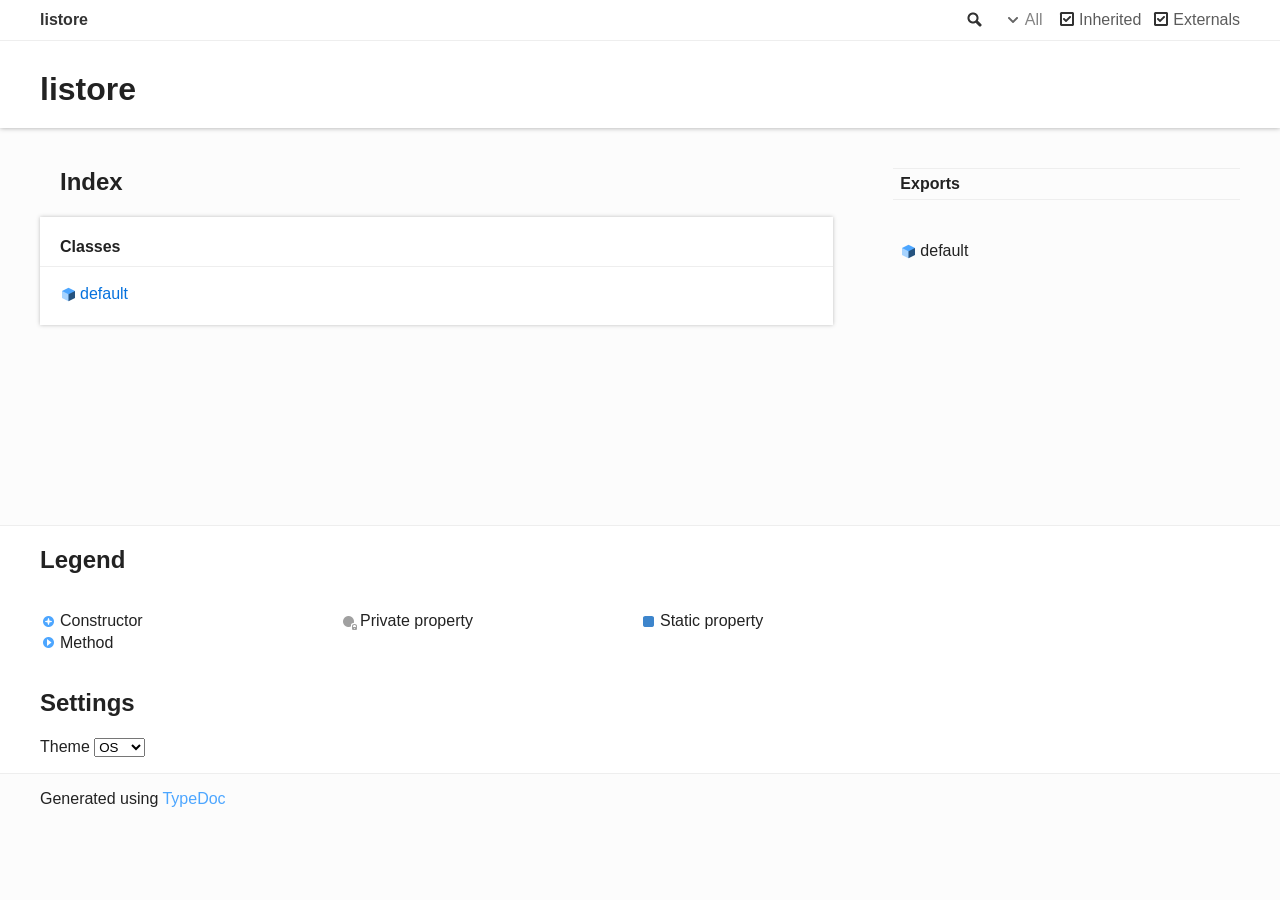
<file: modules.html>
<!DOCTYPE html><html class="default"><head><meta charSet="utf-8"/><meta http-equiv="x-ua-compatible" content="IE=edge"/><title>listore</title><meta name="description" content="Documentation for listore"/><meta name="viewport" content="width=device-width, initial-scale=1"/><link rel="stylesheet" href="assets/style.css"/><link rel="stylesheet" href="assets/highlight.css"/><script async src="assets/search.js" id="search-script"></script></head><body><script>document.body.classList.add(localStorage.getItem("tsd-theme") || "os")</script><header><div class="tsd-page-toolbar"><div class="container"><div class="table-wrap"><div class="table-cell" id="tsd-search" data-base="."><div class="field"><label for="tsd-search-field" class="tsd-widget search no-caption">Search</label><input type="text" id="tsd-search-field"/></div><ul class="results"><li class="state loading">Preparing search index...</li><li class="state failure">The search index is not available</li></ul><a href="index.html" class="title">listore</a></div><div class="table-cell" id="tsd-widgets"><div id="tsd-filter"><a href="#" class="tsd-widget options no-caption" data-toggle="options">Options</a><div class="tsd-filter-group"><div class="tsd-select" id="tsd-filter-visibility"><span class="tsd-select-label">All</span><ul class="tsd-select-list"><li data-value="public">Public</li><li data-value="protected">Public/Protected</li><li data-value="private" class="selected">All</li></ul></div> <input type="checkbox" id="tsd-filter-inherited" checked/><label class="tsd-widget" for="tsd-filter-inherited">Inherited</label><input type="checkbox" id="tsd-filter-externals" checked/><label class="tsd-widget" for="tsd-filter-externals">Externals</label></div></div><a href="#" class="tsd-widget menu no-caption" data-toggle="menu">Menu</a></div></div></div></div><div class="tsd-page-title"><div class="container"><h1>listore </h1></div></div></header><div class="container container-main"><div class="row"><div class="col-8 col-content"><section class="tsd-panel-group tsd-index-group"><h2>Index</h2><section class="tsd-panel tsd-index-panel"><div class="tsd-index-content"><section class="tsd-index-section "><h3>Classes</h3><ul class="tsd-index-list"><li class="tsd-kind-class"><a href="classes/default.html" class="tsd-kind-icon">default</a></li></ul></section></div></section></section></div><div class="col-4 col-menu menu-sticky-wrap menu-highlight"><nav class="tsd-navigation primary"><ul><li class="current"><a href="modules.html">Exports</a></li></ul></nav><nav class="tsd-navigation secondary menu-sticky"><ul><li class="tsd-kind-class"><a href="classes/default.html" class="tsd-kind-icon">default</a></li></ul></nav></div></div></div><footer class="with-border-bottom"><div class="container"><h2>Legend</h2><div class="tsd-legend-group"><ul class="tsd-legend"><li class="tsd-kind-constructor tsd-parent-kind-class"><span class="tsd-kind-icon">Constructor</span></li><li class="tsd-kind-method tsd-parent-kind-class"><span class="tsd-kind-icon">Method</span></li></ul><ul class="tsd-legend"><li class="tsd-kind-property tsd-parent-kind-class tsd-is-private"><span class="tsd-kind-icon">Private property</span></li></ul><ul class="tsd-legend"><li class="tsd-kind-property tsd-parent-kind-class tsd-is-static"><span class="tsd-kind-icon">Static property</span></li></ul></div><h2>Settings</h2><p>Theme <select id="theme"><option value="os">OS</option><option value="light">Light</option><option value="dark">Dark</option></select></p></div></footer><div class="container tsd-generator"><p>Generated using <a href="https://typedoc.org/" target="_blank">TypeDoc</a></p></div><div class="overlay"></div><script src="assets/main.js"></script></body></html>
</file>
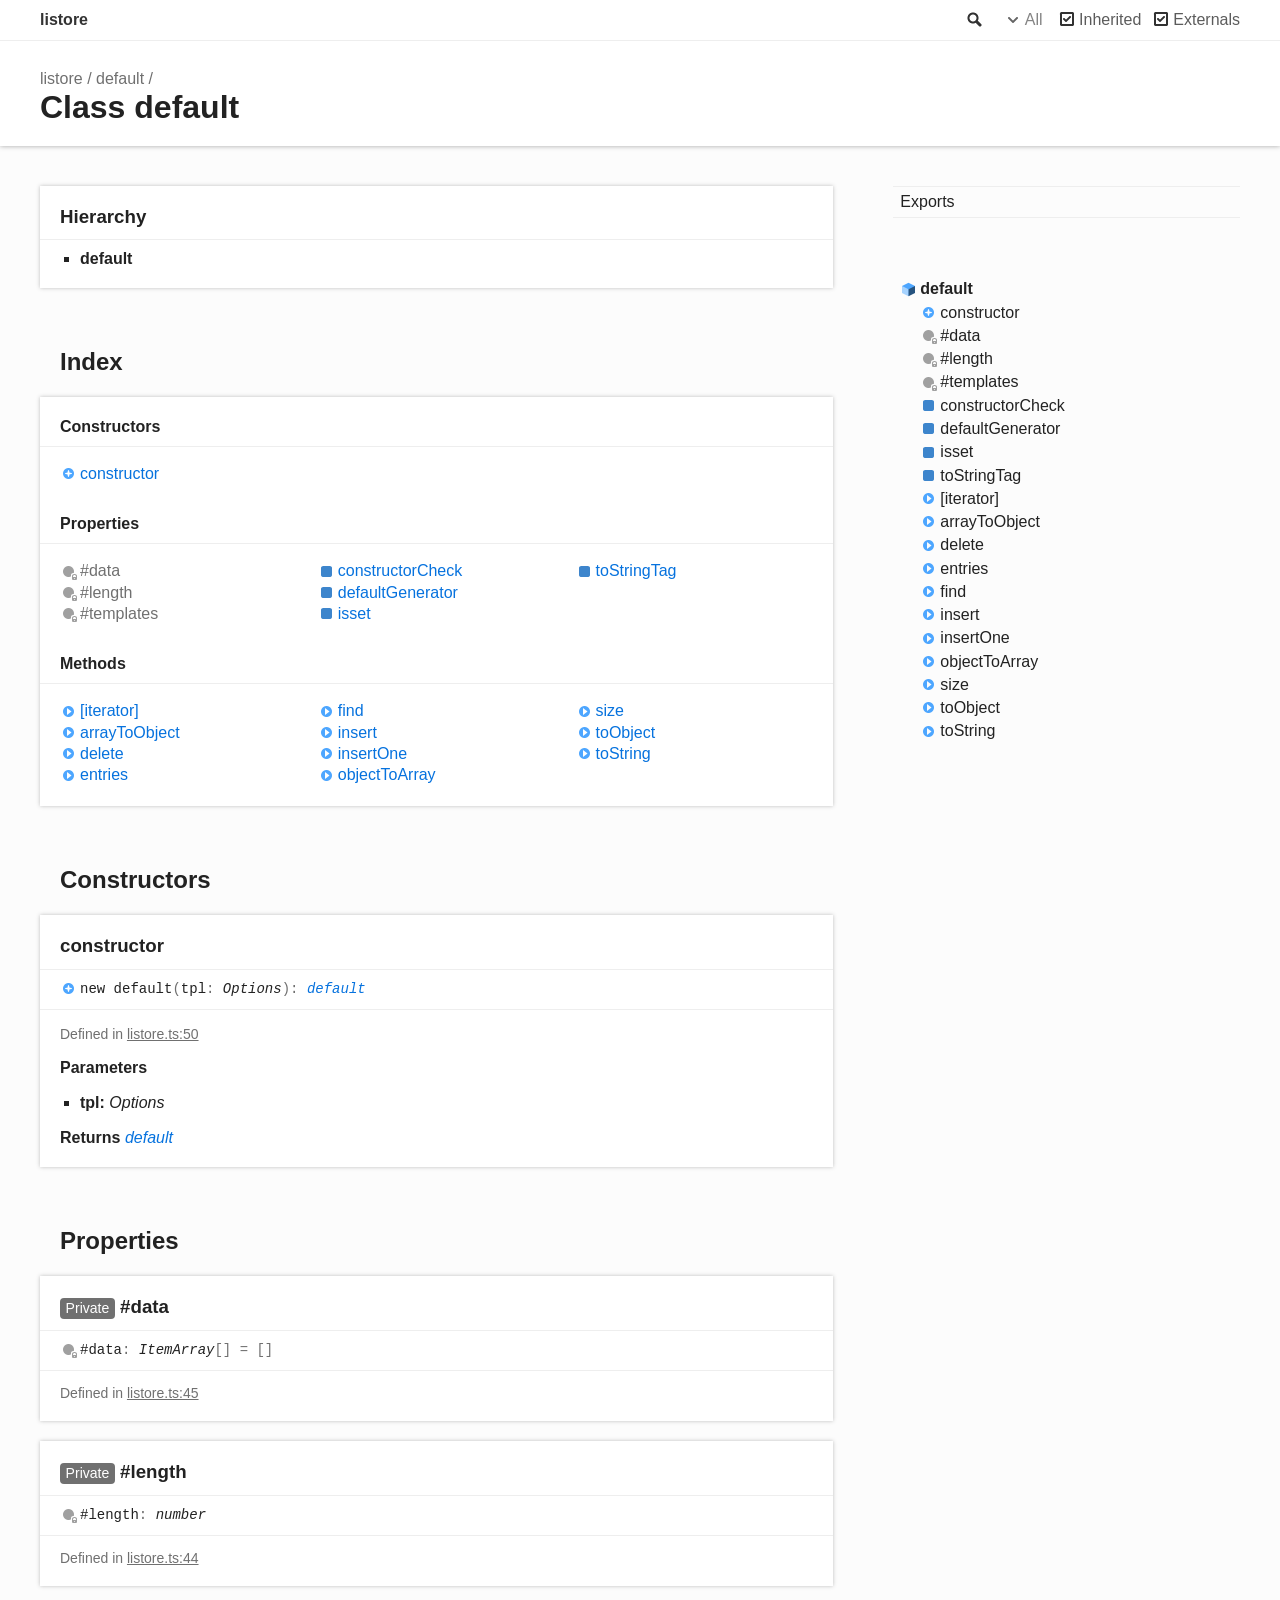
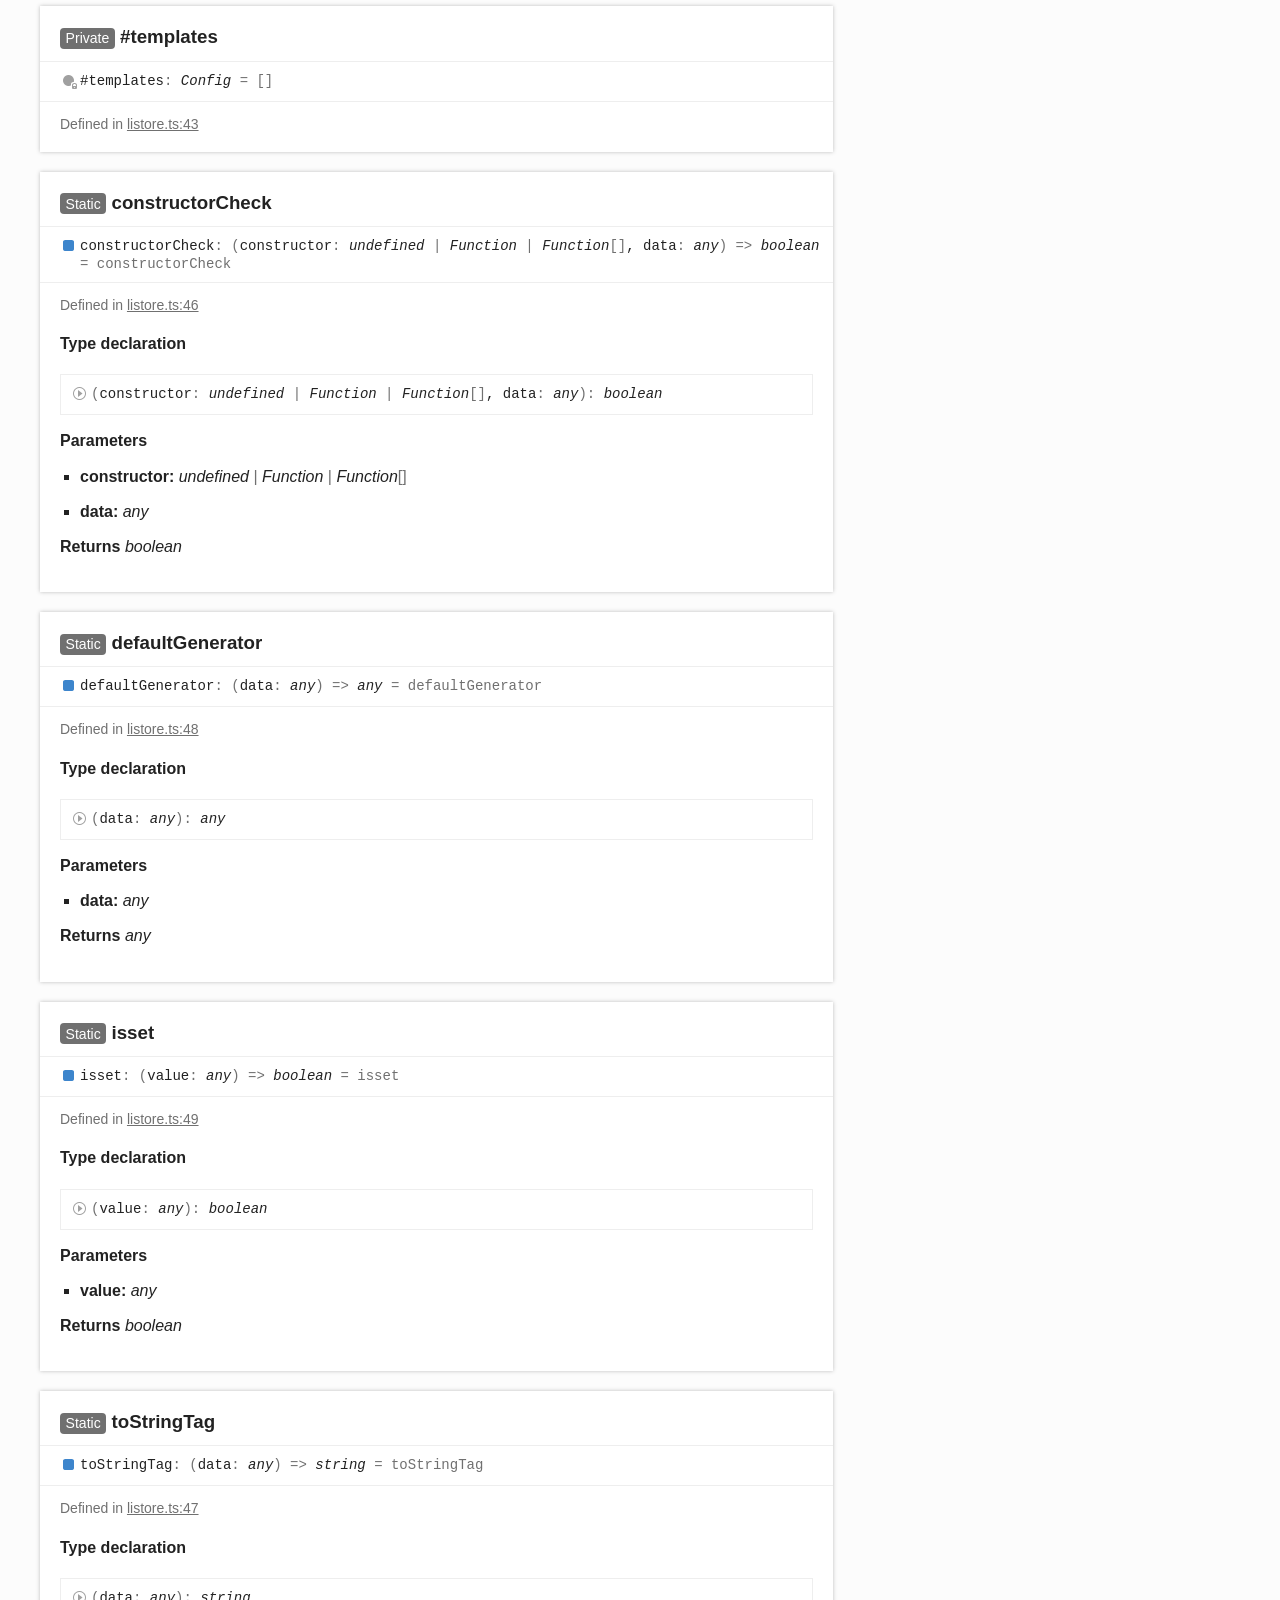
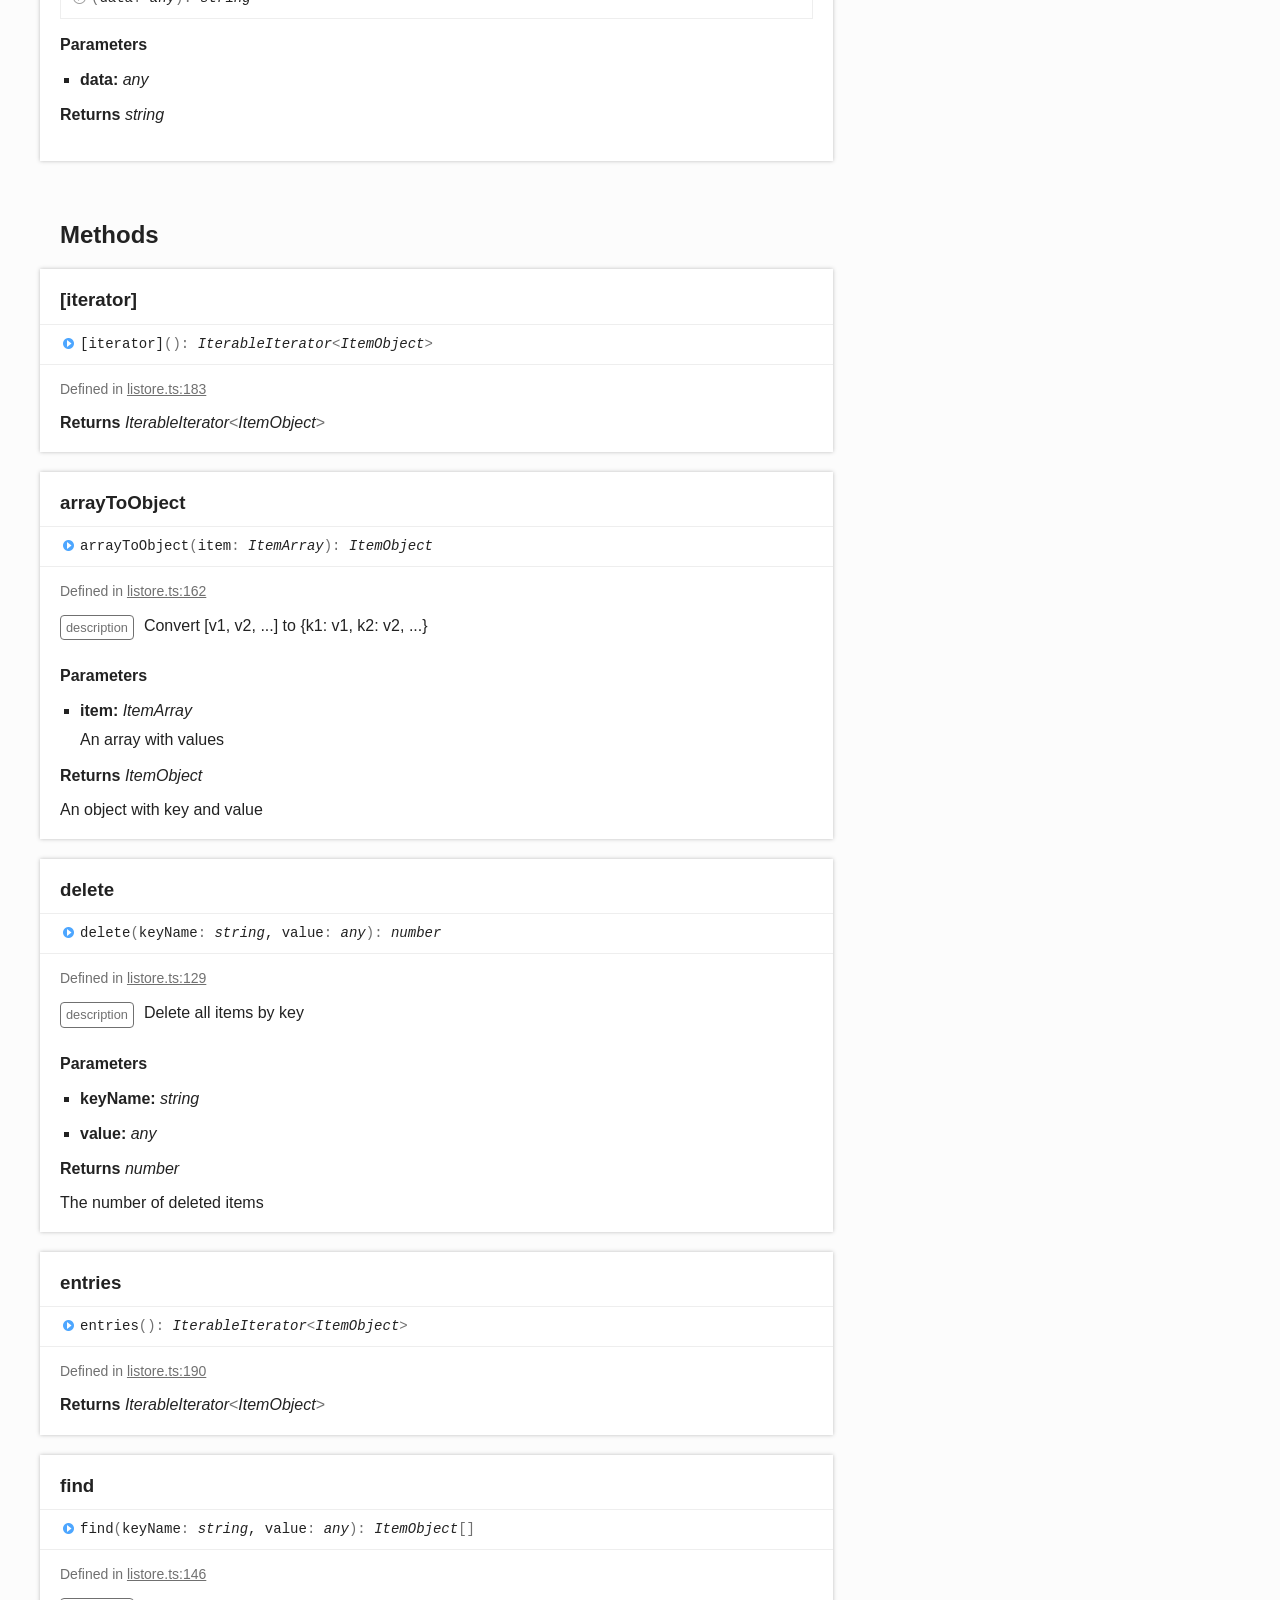
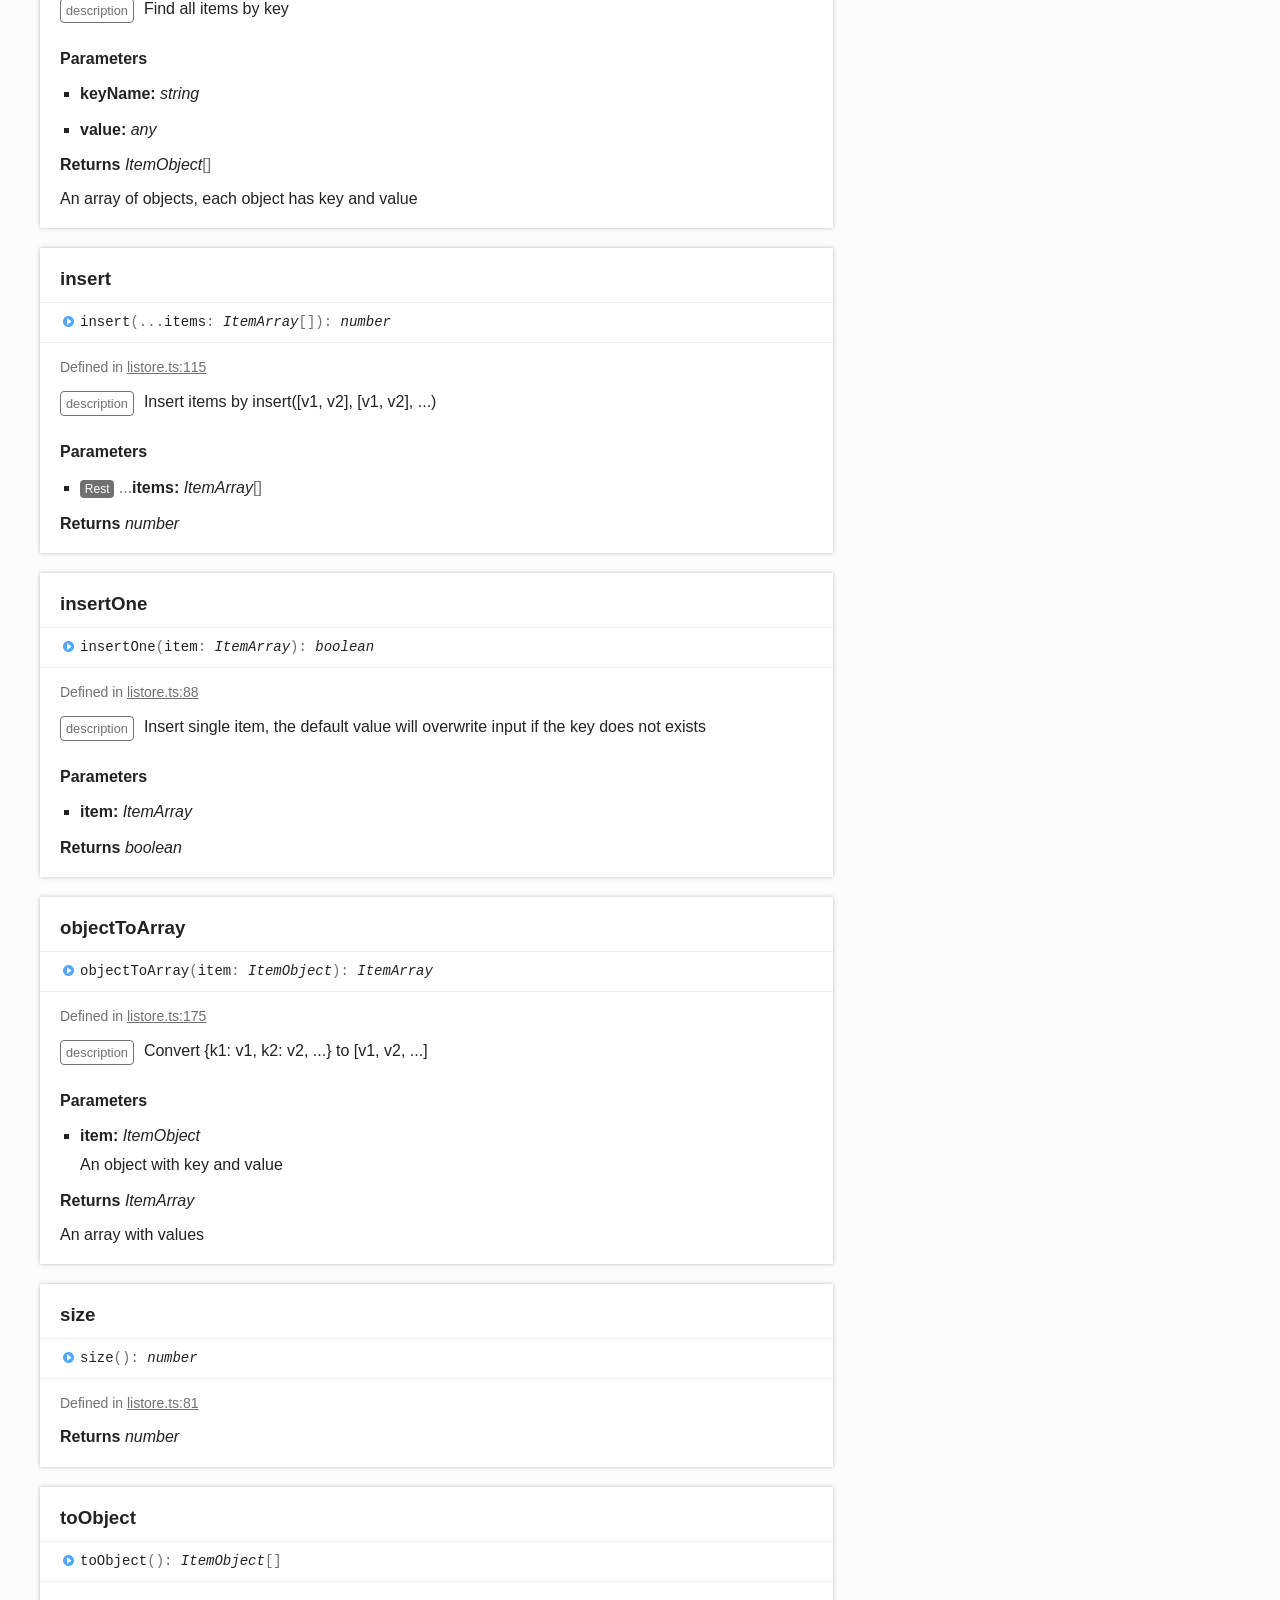
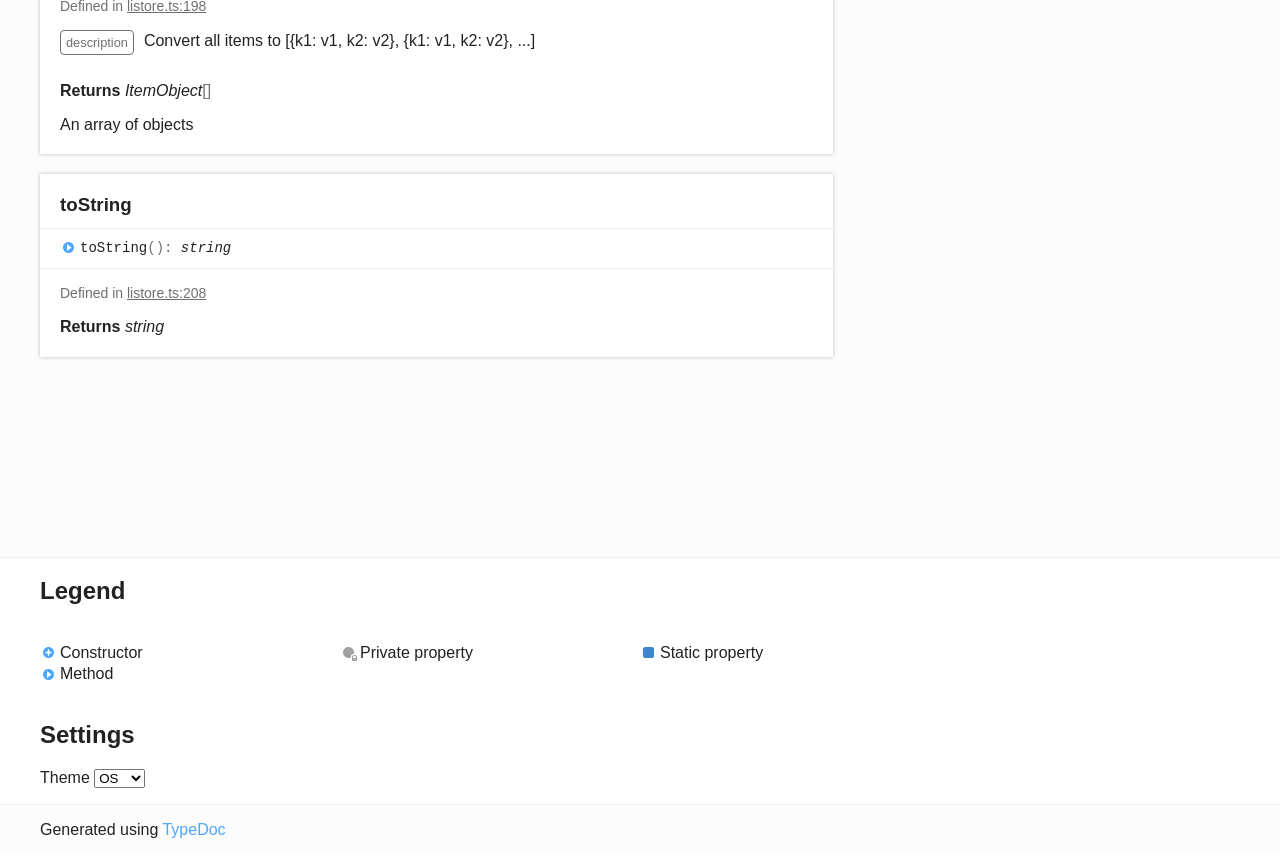
<file: classes/default.html>
<!DOCTYPE html><html class="default"><head><meta charSet="utf-8"/><meta http-equiv="x-ua-compatible" content="IE=edge"/><title>default | listore</title><meta name="description" content="Documentation for listore"/><meta name="viewport" content="width=device-width, initial-scale=1"/><link rel="stylesheet" href="../assets/style.css"/><link rel="stylesheet" href="../assets/highlight.css"/><script async src="../assets/search.js" id="search-script"></script></head><body><script>document.body.classList.add(localStorage.getItem("tsd-theme") || "os")</script><header><div class="tsd-page-toolbar"><div class="container"><div class="table-wrap"><div class="table-cell" id="tsd-search" data-base=".."><div class="field"><label for="tsd-search-field" class="tsd-widget search no-caption">Search</label><input type="text" id="tsd-search-field"/></div><ul class="results"><li class="state loading">Preparing search index...</li><li class="state failure">The search index is not available</li></ul><a href="../index.html" class="title">listore</a></div><div class="table-cell" id="tsd-widgets"><div id="tsd-filter"><a href="#" class="tsd-widget options no-caption" data-toggle="options">Options</a><div class="tsd-filter-group"><div class="tsd-select" id="tsd-filter-visibility"><span class="tsd-select-label">All</span><ul class="tsd-select-list"><li data-value="public">Public</li><li data-value="protected">Public/Protected</li><li data-value="private" class="selected">All</li></ul></div> <input type="checkbox" id="tsd-filter-inherited" checked/><label class="tsd-widget" for="tsd-filter-inherited">Inherited</label><input type="checkbox" id="tsd-filter-externals" checked/><label class="tsd-widget" for="tsd-filter-externals">Externals</label></div></div><a href="#" class="tsd-widget menu no-caption" data-toggle="menu">Menu</a></div></div></div></div><div class="tsd-page-title"><div class="container"><ul class="tsd-breadcrumb"><li><a href="../modules.html">listore</a></li><li><a href="default.html">default</a></li></ul><h1>Class default </h1></div></div></header><div class="container container-main"><div class="row"><div class="col-8 col-content"><section class="tsd-panel tsd-hierarchy"><h3>Hierarchy</h3><ul class="tsd-hierarchy"><li><span class="target">default</span></li></ul></section><section class="tsd-panel-group tsd-index-group"><h2>Index</h2><section class="tsd-panel tsd-index-panel"><div class="tsd-index-content"><section class="tsd-index-section "><h3>Constructors</h3><ul class="tsd-index-list"><li class="tsd-kind-constructor tsd-parent-kind-class"><a href="default.html#constructor" class="tsd-kind-icon">constructor</a></li></ul></section><section class="tsd-index-section "><h3>Properties</h3><ul class="tsd-index-list"><li class="tsd-kind-property tsd-parent-kind-class tsd-is-private"><a href="default.html#_data" class="tsd-kind-icon">#data</a></li><li class="tsd-kind-property tsd-parent-kind-class tsd-is-private"><a href="default.html#_length" class="tsd-kind-icon">#length</a></li><li class="tsd-kind-property tsd-parent-kind-class tsd-is-private"><a href="default.html#_templates" class="tsd-kind-icon">#templates</a></li><li class="tsd-kind-property tsd-parent-kind-class tsd-is-static"><a href="default.html#constructorCheck" class="tsd-kind-icon">constructor<wbr/>Check</a></li><li class="tsd-kind-property tsd-parent-kind-class tsd-is-static"><a href="default.html#defaultGenerator" class="tsd-kind-icon">default<wbr/>Generator</a></li><li class="tsd-kind-property tsd-parent-kind-class tsd-is-static"><a href="default.html#isset" class="tsd-kind-icon">isset</a></li><li class="tsd-kind-property tsd-parent-kind-class tsd-is-static"><a href="default.html#toStringTag" class="tsd-kind-icon">to<wbr/>String<wbr/>Tag</a></li></ul></section><section class="tsd-index-section "><h3>Methods</h3><ul class="tsd-index-list"><li class="tsd-kind-method tsd-parent-kind-class"><a href="default.html#_iterator_" class="tsd-kind-icon">[iterator]</a></li><li class="tsd-kind-method tsd-parent-kind-class"><a href="default.html#arrayToObject" class="tsd-kind-icon">array<wbr/>To<wbr/>Object</a></li><li class="tsd-kind-method tsd-parent-kind-class"><a href="default.html#delete" class="tsd-kind-icon">delete</a></li><li class="tsd-kind-method tsd-parent-kind-class"><a href="default.html#entries" class="tsd-kind-icon">entries</a></li><li class="tsd-kind-method tsd-parent-kind-class"><a href="default.html#find" class="tsd-kind-icon">find</a></li><li class="tsd-kind-method tsd-parent-kind-class"><a href="default.html#insert" class="tsd-kind-icon">insert</a></li><li class="tsd-kind-method tsd-parent-kind-class"><a href="default.html#insertOne" class="tsd-kind-icon">insert<wbr/>One</a></li><li class="tsd-kind-method tsd-parent-kind-class"><a href="default.html#objectToArray" class="tsd-kind-icon">object<wbr/>To<wbr/>Array</a></li><li class="tsd-kind-method tsd-parent-kind-class"><a href="default.html#size" class="tsd-kind-icon">size</a></li><li class="tsd-kind-method tsd-parent-kind-class"><a href="default.html#toObject" class="tsd-kind-icon">to<wbr/>Object</a></li><li class="tsd-kind-method tsd-parent-kind-class"><a href="default.html#toString" class="tsd-kind-icon">to<wbr/>String</a></li></ul></section></div></section></section><section class="tsd-panel-group tsd-member-group "><h2>Constructors</h2><section class="tsd-panel tsd-member tsd-kind-constructor tsd-parent-kind-class"><a id="constructor" class="tsd-anchor"></a><h3 class="tsd-anchor-link">constructor<a href="#constructor" aria-label="Permalink" class="tsd-anchor-icon"><svg xmlns="http://www.w3.org/2000/svg" class="icon icon-tabler icon-tabler-link" viewBox="0 0 24 24" stroke-width="2" stroke="currentColor" fill="none" stroke-linecap="round" stroke-linejoin="round"><path stroke="none" d="M0 0h24v24H0z" fill="none"></path><path d="M10 14a3.5 3.5 0 0 0 5 0l4 -4a3.5 3.5 0 0 0 -5 -5l-.5 .5"></path><path d="M14 10a3.5 3.5 0 0 0 -5 0l-4 4a3.5 3.5 0 0 0 5 5l.5 -.5"></path></svg></a></h3><ul class="tsd-signatures tsd-kind-constructor tsd-parent-kind-class"><li class="tsd-signature tsd-kind-icon">new default<span class="tsd-signature-symbol">(</span>tpl<span class="tsd-signature-symbol">: </span><span class="tsd-signature-type">Options</span><span class="tsd-signature-symbol">)</span><span class="tsd-signature-symbol">: </span><a href="default.html" class="tsd-signature-type" data-tsd-kind="Class">default</a></li></ul><ul class="tsd-descriptions"><li class="tsd-description"><aside class="tsd-sources"><ul><li>Defined in <a href="https://github.com/YieldRay/listore/blob/4b9b73a/src/listore.ts#L50">listore.ts:50</a></li></ul></aside><h4 class="tsd-parameters-title">Parameters</h4><ul class="tsd-parameters"><li><h5>tpl: <span class="tsd-signature-type">Options</span></h5></li></ul><h4 class="tsd-returns-title">Returns <a href="default.html" class="tsd-signature-type" data-tsd-kind="Class">default</a></h4></li></ul></section></section><section class="tsd-panel-group tsd-member-group "><h2>Properties</h2><section class="tsd-panel tsd-member tsd-kind-property tsd-parent-kind-class tsd-is-private"><a id="_data" class="tsd-anchor"></a><h3 class="tsd-anchor-link"><span class="tsd-flag ts-flagPrivate">Private</span> #data<a href="#_data" aria-label="Permalink" class="tsd-anchor-icon"><svg xmlns="http://www.w3.org/2000/svg" class="icon icon-tabler icon-tabler-link" viewBox="0 0 24 24" stroke-width="2" stroke="currentColor" fill="none" stroke-linecap="round" stroke-linejoin="round"><path stroke="none" d="M0 0h24v24H0z" fill="none"></path><path d="M10 14a3.5 3.5 0 0 0 5 0l4 -4a3.5 3.5 0 0 0 -5 -5l-.5 .5"></path><path d="M14 10a3.5 3.5 0 0 0 -5 0l-4 4a3.5 3.5 0 0 0 5 5l.5 -.5"></path></svg></a></h3><div class="tsd-signature tsd-kind-icon">#data<span class="tsd-signature-symbol">:</span> <span class="tsd-signature-type">ItemArray</span><span class="tsd-signature-symbol">[]</span><span class="tsd-signature-symbol"> = []</span></div><aside class="tsd-sources"><ul><li>Defined in <a href="https://github.com/YieldRay/listore/blob/4b9b73a/src/listore.ts#L45">listore.ts:45</a></li></ul></aside></section><section class="tsd-panel tsd-member tsd-kind-property tsd-parent-kind-class tsd-is-private"><a id="_length" class="tsd-anchor"></a><h3 class="tsd-anchor-link"><span class="tsd-flag ts-flagPrivate">Private</span> #length<a href="#_length" aria-label="Permalink" class="tsd-anchor-icon"><svg xmlns="http://www.w3.org/2000/svg" class="icon icon-tabler icon-tabler-link" viewBox="0 0 24 24" stroke-width="2" stroke="currentColor" fill="none" stroke-linecap="round" stroke-linejoin="round"><path stroke="none" d="M0 0h24v24H0z" fill="none"></path><path d="M10 14a3.5 3.5 0 0 0 5 0l4 -4a3.5 3.5 0 0 0 -5 -5l-.5 .5"></path><path d="M14 10a3.5 3.5 0 0 0 -5 0l-4 4a3.5 3.5 0 0 0 5 5l.5 -.5"></path></svg></a></h3><div class="tsd-signature tsd-kind-icon">#length<span class="tsd-signature-symbol">:</span> <span class="tsd-signature-type">number</span></div><aside class="tsd-sources"><ul><li>Defined in <a href="https://github.com/YieldRay/listore/blob/4b9b73a/src/listore.ts#L44">listore.ts:44</a></li></ul></aside></section><section class="tsd-panel tsd-member tsd-kind-property tsd-parent-kind-class tsd-is-private"><a id="_templates" class="tsd-anchor"></a><h3 class="tsd-anchor-link"><span class="tsd-flag ts-flagPrivate">Private</span> #templates<a href="#_templates" aria-label="Permalink" class="tsd-anchor-icon"><svg xmlns="http://www.w3.org/2000/svg" class="icon icon-tabler icon-tabler-link" viewBox="0 0 24 24" stroke-width="2" stroke="currentColor" fill="none" stroke-linecap="round" stroke-linejoin="round"><path stroke="none" d="M0 0h24v24H0z" fill="none"></path><path d="M10 14a3.5 3.5 0 0 0 5 0l4 -4a3.5 3.5 0 0 0 -5 -5l-.5 .5"></path><path d="M14 10a3.5 3.5 0 0 0 -5 0l-4 4a3.5 3.5 0 0 0 5 5l.5 -.5"></path></svg></a></h3><div class="tsd-signature tsd-kind-icon">#templates<span class="tsd-signature-symbol">:</span> <span class="tsd-signature-type">Config</span><span class="tsd-signature-symbol"> = []</span></div><aside class="tsd-sources"><ul><li>Defined in <a href="https://github.com/YieldRay/listore/blob/4b9b73a/src/listore.ts#L43">listore.ts:43</a></li></ul></aside></section><section class="tsd-panel tsd-member tsd-kind-property tsd-parent-kind-class tsd-is-static"><a id="constructorCheck" class="tsd-anchor"></a><h3 class="tsd-anchor-link"><span class="tsd-flag ts-flagStatic">Static</span> constructor<wbr/>Check<a href="#constructorCheck" aria-label="Permalink" class="tsd-anchor-icon"><svg xmlns="http://www.w3.org/2000/svg" class="icon icon-tabler icon-tabler-link" viewBox="0 0 24 24" stroke-width="2" stroke="currentColor" fill="none" stroke-linecap="round" stroke-linejoin="round"><path stroke="none" d="M0 0h24v24H0z" fill="none"></path><path d="M10 14a3.5 3.5 0 0 0 5 0l4 -4a3.5 3.5 0 0 0 -5 -5l-.5 .5"></path><path d="M14 10a3.5 3.5 0 0 0 -5 0l-4 4a3.5 3.5 0 0 0 5 5l.5 -.5"></path></svg></a></h3><div class="tsd-signature tsd-kind-icon">constructor<wbr/>Check<span class="tsd-signature-symbol">:</span> <span class="tsd-signature-symbol">(</span>constructor<span class="tsd-signature-symbol">: </span><span class="tsd-signature-type">undefined</span><span class="tsd-signature-symbol"> | </span><span class="tsd-signature-type">Function</span><span class="tsd-signature-symbol"> | </span><span class="tsd-signature-type">Function</span><span class="tsd-signature-symbol">[]</span>, data<span class="tsd-signature-symbol">: </span><span class="tsd-signature-type">any</span><span class="tsd-signature-symbol">)</span><span class="tsd-signature-symbol"> =&gt; </span><span class="tsd-signature-type">boolean</span><span class="tsd-signature-symbol"> = constructorCheck</span></div><aside class="tsd-sources"><ul><li>Defined in <a href="https://github.com/YieldRay/listore/blob/4b9b73a/src/listore.ts#L46">listore.ts:46</a></li></ul></aside><div class="tsd-type-declaration"><h4>Type declaration</h4><ul class="tsd-parameters"><li class="tsd-parameter-signature"><ul class="tsd-signatures tsd-kind-type-literal tsd-parent-kind-class"><li class="tsd-signature tsd-kind-icon"><span class="tsd-signature-symbol">(</span>constructor<span class="tsd-signature-symbol">: </span><span class="tsd-signature-type">undefined</span><span class="tsd-signature-symbol"> | </span><span class="tsd-signature-type">Function</span><span class="tsd-signature-symbol"> | </span><span class="tsd-signature-type">Function</span><span class="tsd-signature-symbol">[]</span>, data<span class="tsd-signature-symbol">: </span><span class="tsd-signature-type">any</span><span class="tsd-signature-symbol">)</span><span class="tsd-signature-symbol">: </span><span class="tsd-signature-type">boolean</span></li></ul><ul class="tsd-descriptions"><li class="tsd-description"><h4 class="tsd-parameters-title">Parameters</h4><ul class="tsd-parameters"><li><h5>constructor: <span class="tsd-signature-type">undefined</span><span class="tsd-signature-symbol"> | </span><span class="tsd-signature-type">Function</span><span class="tsd-signature-symbol"> | </span><span class="tsd-signature-type">Function</span><span class="tsd-signature-symbol">[]</span></h5></li><li><h5>data: <span class="tsd-signature-type">any</span></h5></li></ul><h4 class="tsd-returns-title">Returns <span class="tsd-signature-type">boolean</span></h4></li></ul></li></ul></div></section><section class="tsd-panel tsd-member tsd-kind-property tsd-parent-kind-class tsd-is-static"><a id="defaultGenerator" class="tsd-anchor"></a><h3 class="tsd-anchor-link"><span class="tsd-flag ts-flagStatic">Static</span> default<wbr/>Generator<a href="#defaultGenerator" aria-label="Permalink" class="tsd-anchor-icon"><svg xmlns="http://www.w3.org/2000/svg" class="icon icon-tabler icon-tabler-link" viewBox="0 0 24 24" stroke-width="2" stroke="currentColor" fill="none" stroke-linecap="round" stroke-linejoin="round"><path stroke="none" d="M0 0h24v24H0z" fill="none"></path><path d="M10 14a3.5 3.5 0 0 0 5 0l4 -4a3.5 3.5 0 0 0 -5 -5l-.5 .5"></path><path d="M14 10a3.5 3.5 0 0 0 -5 0l-4 4a3.5 3.5 0 0 0 5 5l.5 -.5"></path></svg></a></h3><div class="tsd-signature tsd-kind-icon">default<wbr/>Generator<span class="tsd-signature-symbol">:</span> <span class="tsd-signature-symbol">(</span>data<span class="tsd-signature-symbol">: </span><span class="tsd-signature-type">any</span><span class="tsd-signature-symbol">)</span><span class="tsd-signature-symbol"> =&gt; </span><span class="tsd-signature-type">any</span><span class="tsd-signature-symbol"> = defaultGenerator</span></div><aside class="tsd-sources"><ul><li>Defined in <a href="https://github.com/YieldRay/listore/blob/4b9b73a/src/listore.ts#L48">listore.ts:48</a></li></ul></aside><div class="tsd-type-declaration"><h4>Type declaration</h4><ul class="tsd-parameters"><li class="tsd-parameter-signature"><ul class="tsd-signatures tsd-kind-type-literal tsd-parent-kind-class"><li class="tsd-signature tsd-kind-icon"><span class="tsd-signature-symbol">(</span>data<span class="tsd-signature-symbol">: </span><span class="tsd-signature-type">any</span><span class="tsd-signature-symbol">)</span><span class="tsd-signature-symbol">: </span><span class="tsd-signature-type">any</span></li></ul><ul class="tsd-descriptions"><li class="tsd-description"><h4 class="tsd-parameters-title">Parameters</h4><ul class="tsd-parameters"><li><h5>data: <span class="tsd-signature-type">any</span></h5></li></ul><h4 class="tsd-returns-title">Returns <span class="tsd-signature-type">any</span></h4></li></ul></li></ul></div></section><section class="tsd-panel tsd-member tsd-kind-property tsd-parent-kind-class tsd-is-static"><a id="isset" class="tsd-anchor"></a><h3 class="tsd-anchor-link"><span class="tsd-flag ts-flagStatic">Static</span> isset<a href="#isset" aria-label="Permalink" class="tsd-anchor-icon"><svg xmlns="http://www.w3.org/2000/svg" class="icon icon-tabler icon-tabler-link" viewBox="0 0 24 24" stroke-width="2" stroke="currentColor" fill="none" stroke-linecap="round" stroke-linejoin="round"><path stroke="none" d="M0 0h24v24H0z" fill="none"></path><path d="M10 14a3.5 3.5 0 0 0 5 0l4 -4a3.5 3.5 0 0 0 -5 -5l-.5 .5"></path><path d="M14 10a3.5 3.5 0 0 0 -5 0l-4 4a3.5 3.5 0 0 0 5 5l.5 -.5"></path></svg></a></h3><div class="tsd-signature tsd-kind-icon">isset<span class="tsd-signature-symbol">:</span> <span class="tsd-signature-symbol">(</span>value<span class="tsd-signature-symbol">: </span><span class="tsd-signature-type">any</span><span class="tsd-signature-symbol">)</span><span class="tsd-signature-symbol"> =&gt; </span><span class="tsd-signature-type">boolean</span><span class="tsd-signature-symbol"> = isset</span></div><aside class="tsd-sources"><ul><li>Defined in <a href="https://github.com/YieldRay/listore/blob/4b9b73a/src/listore.ts#L49">listore.ts:49</a></li></ul></aside><div class="tsd-type-declaration"><h4>Type declaration</h4><ul class="tsd-parameters"><li class="tsd-parameter-signature"><ul class="tsd-signatures tsd-kind-type-literal tsd-parent-kind-class"><li class="tsd-signature tsd-kind-icon"><span class="tsd-signature-symbol">(</span>value<span class="tsd-signature-symbol">: </span><span class="tsd-signature-type">any</span><span class="tsd-signature-symbol">)</span><span class="tsd-signature-symbol">: </span><span class="tsd-signature-type">boolean</span></li></ul><ul class="tsd-descriptions"><li class="tsd-description"><h4 class="tsd-parameters-title">Parameters</h4><ul class="tsd-parameters"><li><h5>value: <span class="tsd-signature-type">any</span></h5></li></ul><h4 class="tsd-returns-title">Returns <span class="tsd-signature-type">boolean</span></h4></li></ul></li></ul></div></section><section class="tsd-panel tsd-member tsd-kind-property tsd-parent-kind-class tsd-is-static"><a id="toStringTag" class="tsd-anchor"></a><h3 class="tsd-anchor-link"><span class="tsd-flag ts-flagStatic">Static</span> to<wbr/>String<wbr/>Tag<a href="#toStringTag" aria-label="Permalink" class="tsd-anchor-icon"><svg xmlns="http://www.w3.org/2000/svg" class="icon icon-tabler icon-tabler-link" viewBox="0 0 24 24" stroke-width="2" stroke="currentColor" fill="none" stroke-linecap="round" stroke-linejoin="round"><path stroke="none" d="M0 0h24v24H0z" fill="none"></path><path d="M10 14a3.5 3.5 0 0 0 5 0l4 -4a3.5 3.5 0 0 0 -5 -5l-.5 .5"></path><path d="M14 10a3.5 3.5 0 0 0 -5 0l-4 4a3.5 3.5 0 0 0 5 5l.5 -.5"></path></svg></a></h3><div class="tsd-signature tsd-kind-icon">to<wbr/>String<wbr/>Tag<span class="tsd-signature-symbol">:</span> <span class="tsd-signature-symbol">(</span>data<span class="tsd-signature-symbol">: </span><span class="tsd-signature-type">any</span><span class="tsd-signature-symbol">)</span><span class="tsd-signature-symbol"> =&gt; </span><span class="tsd-signature-type">string</span><span class="tsd-signature-symbol"> = toStringTag</span></div><aside class="tsd-sources"><ul><li>Defined in <a href="https://github.com/YieldRay/listore/blob/4b9b73a/src/listore.ts#L47">listore.ts:47</a></li></ul></aside><div class="tsd-type-declaration"><h4>Type declaration</h4><ul class="tsd-parameters"><li class="tsd-parameter-signature"><ul class="tsd-signatures tsd-kind-type-literal tsd-parent-kind-class"><li class="tsd-signature tsd-kind-icon"><span class="tsd-signature-symbol">(</span>data<span class="tsd-signature-symbol">: </span><span class="tsd-signature-type">any</span><span class="tsd-signature-symbol">)</span><span class="tsd-signature-symbol">: </span><span class="tsd-signature-type">string</span></li></ul><ul class="tsd-descriptions"><li class="tsd-description"><h4 class="tsd-parameters-title">Parameters</h4><ul class="tsd-parameters"><li><h5>data: <span class="tsd-signature-type">any</span></h5></li></ul><h4 class="tsd-returns-title">Returns <span class="tsd-signature-type">string</span></h4></li></ul></li></ul></div></section></section><section class="tsd-panel-group tsd-member-group "><h2>Methods</h2><section class="tsd-panel tsd-member tsd-kind-method tsd-parent-kind-class"><a id="_iterator_" class="tsd-anchor"></a><h3 class="tsd-anchor-link">[iterator]<a href="#_iterator_" aria-label="Permalink" class="tsd-anchor-icon"><svg xmlns="http://www.w3.org/2000/svg" class="icon icon-tabler icon-tabler-link" viewBox="0 0 24 24" stroke-width="2" stroke="currentColor" fill="none" stroke-linecap="round" stroke-linejoin="round"><path stroke="none" d="M0 0h24v24H0z" fill="none"></path><path d="M10 14a3.5 3.5 0 0 0 5 0l4 -4a3.5 3.5 0 0 0 -5 -5l-.5 .5"></path><path d="M14 10a3.5 3.5 0 0 0 -5 0l-4 4a3.5 3.5 0 0 0 5 5l.5 -.5"></path></svg></a></h3><ul class="tsd-signatures tsd-kind-method tsd-parent-kind-class"><li class="tsd-signature tsd-kind-icon">[iterator]<span class="tsd-signature-symbol">(</span><span class="tsd-signature-symbol">)</span><span class="tsd-signature-symbol">: </span><span class="tsd-signature-type">IterableIterator</span><span class="tsd-signature-symbol">&lt;</span><span class="tsd-signature-type">ItemObject</span><span class="tsd-signature-symbol">&gt;</span></li></ul><ul class="tsd-descriptions"><li class="tsd-description"><aside class="tsd-sources"><ul><li>Defined in <a href="https://github.com/YieldRay/listore/blob/4b9b73a/src/listore.ts#L183">listore.ts:183</a></li></ul></aside><h4 class="tsd-returns-title">Returns <span class="tsd-signature-type">IterableIterator</span><span class="tsd-signature-symbol">&lt;</span><span class="tsd-signature-type">ItemObject</span><span class="tsd-signature-symbol">&gt;</span></h4></li></ul></section><section class="tsd-panel tsd-member tsd-kind-method tsd-parent-kind-class"><a id="arrayToObject" class="tsd-anchor"></a><h3 class="tsd-anchor-link">array<wbr/>To<wbr/>Object<a href="#arrayToObject" aria-label="Permalink" class="tsd-anchor-icon"><svg xmlns="http://www.w3.org/2000/svg" class="icon icon-tabler icon-tabler-link" viewBox="0 0 24 24" stroke-width="2" stroke="currentColor" fill="none" stroke-linecap="round" stroke-linejoin="round"><path stroke="none" d="M0 0h24v24H0z" fill="none"></path><path d="M10 14a3.5 3.5 0 0 0 5 0l4 -4a3.5 3.5 0 0 0 -5 -5l-.5 .5"></path><path d="M14 10a3.5 3.5 0 0 0 -5 0l-4 4a3.5 3.5 0 0 0 5 5l.5 -.5"></path></svg></a></h3><ul class="tsd-signatures tsd-kind-method tsd-parent-kind-class"><li class="tsd-signature tsd-kind-icon">array<wbr/>To<wbr/>Object<span class="tsd-signature-symbol">(</span>item<span class="tsd-signature-symbol">: </span><span class="tsd-signature-type">ItemArray</span><span class="tsd-signature-symbol">)</span><span class="tsd-signature-symbol">: </span><span class="tsd-signature-type">ItemObject</span></li></ul><ul class="tsd-descriptions"><li class="tsd-description"><aside class="tsd-sources"><ul><li>Defined in <a href="https://github.com/YieldRay/listore/blob/4b9b73a/src/listore.ts#L162">listore.ts:162</a></li></ul></aside><div class="tsd-comment tsd-typography"><dl class="tsd-comment-tags"><dt>description</dt><dd><p>Convert [v1, v2, ...] to {k1: v1, k2: v2, ...}</p>
</dd></dl></div><h4 class="tsd-parameters-title">Parameters</h4><ul class="tsd-parameters"><li><h5>item: <span class="tsd-signature-type">ItemArray</span></h5><div class="tsd-comment tsd-typography"><div class="lead">
<p>An array with values</p>
</div></div></li></ul><h4 class="tsd-returns-title">Returns <span class="tsd-signature-type">ItemObject</span></h4><div><p>An object with key and value</p>
</div></li></ul></section><section class="tsd-panel tsd-member tsd-kind-method tsd-parent-kind-class"><a id="delete" class="tsd-anchor"></a><h3 class="tsd-anchor-link">delete<a href="#delete" aria-label="Permalink" class="tsd-anchor-icon"><svg xmlns="http://www.w3.org/2000/svg" class="icon icon-tabler icon-tabler-link" viewBox="0 0 24 24" stroke-width="2" stroke="currentColor" fill="none" stroke-linecap="round" stroke-linejoin="round"><path stroke="none" d="M0 0h24v24H0z" fill="none"></path><path d="M10 14a3.5 3.5 0 0 0 5 0l4 -4a3.5 3.5 0 0 0 -5 -5l-.5 .5"></path><path d="M14 10a3.5 3.5 0 0 0 -5 0l-4 4a3.5 3.5 0 0 0 5 5l.5 -.5"></path></svg></a></h3><ul class="tsd-signatures tsd-kind-method tsd-parent-kind-class"><li class="tsd-signature tsd-kind-icon">delete<span class="tsd-signature-symbol">(</span>keyName<span class="tsd-signature-symbol">: </span><span class="tsd-signature-type">string</span>, value<span class="tsd-signature-symbol">: </span><span class="tsd-signature-type">any</span><span class="tsd-signature-symbol">)</span><span class="tsd-signature-symbol">: </span><span class="tsd-signature-type">number</span></li></ul><ul class="tsd-descriptions"><li class="tsd-description"><aside class="tsd-sources"><ul><li>Defined in <a href="https://github.com/YieldRay/listore/blob/4b9b73a/src/listore.ts#L129">listore.ts:129</a></li></ul></aside><div class="tsd-comment tsd-typography"><dl class="tsd-comment-tags"><dt>description</dt><dd><p>Delete all items by key</p>
</dd></dl></div><h4 class="tsd-parameters-title">Parameters</h4><ul class="tsd-parameters"><li><h5>keyName: <span class="tsd-signature-type">string</span></h5></li><li><h5>value: <span class="tsd-signature-type">any</span></h5></li></ul><h4 class="tsd-returns-title">Returns <span class="tsd-signature-type">number</span></h4><div><p>The number of deleted items</p>
</div></li></ul></section><section class="tsd-panel tsd-member tsd-kind-method tsd-parent-kind-class"><a id="entries" class="tsd-anchor"></a><h3 class="tsd-anchor-link">entries<a href="#entries" aria-label="Permalink" class="tsd-anchor-icon"><svg xmlns="http://www.w3.org/2000/svg" class="icon icon-tabler icon-tabler-link" viewBox="0 0 24 24" stroke-width="2" stroke="currentColor" fill="none" stroke-linecap="round" stroke-linejoin="round"><path stroke="none" d="M0 0h24v24H0z" fill="none"></path><path d="M10 14a3.5 3.5 0 0 0 5 0l4 -4a3.5 3.5 0 0 0 -5 -5l-.5 .5"></path><path d="M14 10a3.5 3.5 0 0 0 -5 0l-4 4a3.5 3.5 0 0 0 5 5l.5 -.5"></path></svg></a></h3><ul class="tsd-signatures tsd-kind-method tsd-parent-kind-class"><li class="tsd-signature tsd-kind-icon">entries<span class="tsd-signature-symbol">(</span><span class="tsd-signature-symbol">)</span><span class="tsd-signature-symbol">: </span><span class="tsd-signature-type">IterableIterator</span><span class="tsd-signature-symbol">&lt;</span><span class="tsd-signature-type">ItemObject</span><span class="tsd-signature-symbol">&gt;</span></li></ul><ul class="tsd-descriptions"><li class="tsd-description"><aside class="tsd-sources"><ul><li>Defined in <a href="https://github.com/YieldRay/listore/blob/4b9b73a/src/listore.ts#L190">listore.ts:190</a></li></ul></aside><h4 class="tsd-returns-title">Returns <span class="tsd-signature-type">IterableIterator</span><span class="tsd-signature-symbol">&lt;</span><span class="tsd-signature-type">ItemObject</span><span class="tsd-signature-symbol">&gt;</span></h4></li></ul></section><section class="tsd-panel tsd-member tsd-kind-method tsd-parent-kind-class"><a id="find" class="tsd-anchor"></a><h3 class="tsd-anchor-link">find<a href="#find" aria-label="Permalink" class="tsd-anchor-icon"><svg xmlns="http://www.w3.org/2000/svg" class="icon icon-tabler icon-tabler-link" viewBox="0 0 24 24" stroke-width="2" stroke="currentColor" fill="none" stroke-linecap="round" stroke-linejoin="round"><path stroke="none" d="M0 0h24v24H0z" fill="none"></path><path d="M10 14a3.5 3.5 0 0 0 5 0l4 -4a3.5 3.5 0 0 0 -5 -5l-.5 .5"></path><path d="M14 10a3.5 3.5 0 0 0 -5 0l-4 4a3.5 3.5 0 0 0 5 5l.5 -.5"></path></svg></a></h3><ul class="tsd-signatures tsd-kind-method tsd-parent-kind-class"><li class="tsd-signature tsd-kind-icon">find<span class="tsd-signature-symbol">(</span>keyName<span class="tsd-signature-symbol">: </span><span class="tsd-signature-type">string</span>, value<span class="tsd-signature-symbol">: </span><span class="tsd-signature-type">any</span><span class="tsd-signature-symbol">)</span><span class="tsd-signature-symbol">: </span><span class="tsd-signature-type">ItemObject</span><span class="tsd-signature-symbol">[]</span></li></ul><ul class="tsd-descriptions"><li class="tsd-description"><aside class="tsd-sources"><ul><li>Defined in <a href="https://github.com/YieldRay/listore/blob/4b9b73a/src/listore.ts#L146">listore.ts:146</a></li></ul></aside><div class="tsd-comment tsd-typography"><dl class="tsd-comment-tags"><dt>description</dt><dd><p>Find all items by key</p>
</dd></dl></div><h4 class="tsd-parameters-title">Parameters</h4><ul class="tsd-parameters"><li><h5>keyName: <span class="tsd-signature-type">string</span></h5></li><li><h5>value: <span class="tsd-signature-type">any</span></h5></li></ul><h4 class="tsd-returns-title">Returns <span class="tsd-signature-type">ItemObject</span><span class="tsd-signature-symbol">[]</span></h4><div><p>An array of objects, each object has key and value</p>
</div></li></ul></section><section class="tsd-panel tsd-member tsd-kind-method tsd-parent-kind-class"><a id="insert" class="tsd-anchor"></a><h3 class="tsd-anchor-link">insert<a href="#insert" aria-label="Permalink" class="tsd-anchor-icon"><svg xmlns="http://www.w3.org/2000/svg" class="icon icon-tabler icon-tabler-link" viewBox="0 0 24 24" stroke-width="2" stroke="currentColor" fill="none" stroke-linecap="round" stroke-linejoin="round"><path stroke="none" d="M0 0h24v24H0z" fill="none"></path><path d="M10 14a3.5 3.5 0 0 0 5 0l4 -4a3.5 3.5 0 0 0 -5 -5l-.5 .5"></path><path d="M14 10a3.5 3.5 0 0 0 -5 0l-4 4a3.5 3.5 0 0 0 5 5l.5 -.5"></path></svg></a></h3><ul class="tsd-signatures tsd-kind-method tsd-parent-kind-class"><li class="tsd-signature tsd-kind-icon">insert<span class="tsd-signature-symbol">(</span><span class="tsd-signature-symbol">...</span>items<span class="tsd-signature-symbol">: </span><span class="tsd-signature-type">ItemArray</span><span class="tsd-signature-symbol">[]</span><span class="tsd-signature-symbol">)</span><span class="tsd-signature-symbol">: </span><span class="tsd-signature-type">number</span></li></ul><ul class="tsd-descriptions"><li class="tsd-description"><aside class="tsd-sources"><ul><li>Defined in <a href="https://github.com/YieldRay/listore/blob/4b9b73a/src/listore.ts#L115">listore.ts:115</a></li></ul></aside><div class="tsd-comment tsd-typography"><dl class="tsd-comment-tags"><dt>description</dt><dd><p>Insert items by insert([v1, v2], [v1, v2], ...)</p>
</dd></dl></div><h4 class="tsd-parameters-title">Parameters</h4><ul class="tsd-parameters"><li><h5><span class="tsd-flag ts-flagRest">Rest</span> <span class="tsd-signature-symbol">...</span>items: <span class="tsd-signature-type">ItemArray</span><span class="tsd-signature-symbol">[]</span></h5></li></ul><h4 class="tsd-returns-title">Returns <span class="tsd-signature-type">number</span></h4></li></ul></section><section class="tsd-panel tsd-member tsd-kind-method tsd-parent-kind-class"><a id="insertOne" class="tsd-anchor"></a><h3 class="tsd-anchor-link">insert<wbr/>One<a href="#insertOne" aria-label="Permalink" class="tsd-anchor-icon"><svg xmlns="http://www.w3.org/2000/svg" class="icon icon-tabler icon-tabler-link" viewBox="0 0 24 24" stroke-width="2" stroke="currentColor" fill="none" stroke-linecap="round" stroke-linejoin="round"><path stroke="none" d="M0 0h24v24H0z" fill="none"></path><path d="M10 14a3.5 3.5 0 0 0 5 0l4 -4a3.5 3.5 0 0 0 -5 -5l-.5 .5"></path><path d="M14 10a3.5 3.5 0 0 0 -5 0l-4 4a3.5 3.5 0 0 0 5 5l.5 -.5"></path></svg></a></h3><ul class="tsd-signatures tsd-kind-method tsd-parent-kind-class"><li class="tsd-signature tsd-kind-icon">insert<wbr/>One<span class="tsd-signature-symbol">(</span>item<span class="tsd-signature-symbol">: </span><span class="tsd-signature-type">ItemArray</span><span class="tsd-signature-symbol">)</span><span class="tsd-signature-symbol">: </span><span class="tsd-signature-type">boolean</span></li></ul><ul class="tsd-descriptions"><li class="tsd-description"><aside class="tsd-sources"><ul><li>Defined in <a href="https://github.com/YieldRay/listore/blob/4b9b73a/src/listore.ts#L88">listore.ts:88</a></li></ul></aside><div class="tsd-comment tsd-typography"><dl class="tsd-comment-tags"><dt>description</dt><dd><p>Insert single item, the default value will overwrite input if the key does not exists</p>
</dd></dl></div><h4 class="tsd-parameters-title">Parameters</h4><ul class="tsd-parameters"><li><h5>item: <span class="tsd-signature-type">ItemArray</span></h5></li></ul><h4 class="tsd-returns-title">Returns <span class="tsd-signature-type">boolean</span></h4></li></ul></section><section class="tsd-panel tsd-member tsd-kind-method tsd-parent-kind-class"><a id="objectToArray" class="tsd-anchor"></a><h3 class="tsd-anchor-link">object<wbr/>To<wbr/>Array<a href="#objectToArray" aria-label="Permalink" class="tsd-anchor-icon"><svg xmlns="http://www.w3.org/2000/svg" class="icon icon-tabler icon-tabler-link" viewBox="0 0 24 24" stroke-width="2" stroke="currentColor" fill="none" stroke-linecap="round" stroke-linejoin="round"><path stroke="none" d="M0 0h24v24H0z" fill="none"></path><path d="M10 14a3.5 3.5 0 0 0 5 0l4 -4a3.5 3.5 0 0 0 -5 -5l-.5 .5"></path><path d="M14 10a3.5 3.5 0 0 0 -5 0l-4 4a3.5 3.5 0 0 0 5 5l.5 -.5"></path></svg></a></h3><ul class="tsd-signatures tsd-kind-method tsd-parent-kind-class"><li class="tsd-signature tsd-kind-icon">object<wbr/>To<wbr/>Array<span class="tsd-signature-symbol">(</span>item<span class="tsd-signature-symbol">: </span><span class="tsd-signature-type">ItemObject</span><span class="tsd-signature-symbol">)</span><span class="tsd-signature-symbol">: </span><span class="tsd-signature-type">ItemArray</span></li></ul><ul class="tsd-descriptions"><li class="tsd-description"><aside class="tsd-sources"><ul><li>Defined in <a href="https://github.com/YieldRay/listore/blob/4b9b73a/src/listore.ts#L175">listore.ts:175</a></li></ul></aside><div class="tsd-comment tsd-typography"><dl class="tsd-comment-tags"><dt>description</dt><dd><p>Convert {k1: v1, k2: v2, ...} to [v1, v2, ...]</p>
</dd></dl></div><h4 class="tsd-parameters-title">Parameters</h4><ul class="tsd-parameters"><li><h5>item: <span class="tsd-signature-type">ItemObject</span></h5><div class="tsd-comment tsd-typography"><div class="lead">
<p>An object with key and value</p>
</div></div></li></ul><h4 class="tsd-returns-title">Returns <span class="tsd-signature-type">ItemArray</span></h4><div><p>An array with values</p>
</div></li></ul></section><section class="tsd-panel tsd-member tsd-kind-method tsd-parent-kind-class"><a id="size" class="tsd-anchor"></a><h3 class="tsd-anchor-link">size<a href="#size" aria-label="Permalink" class="tsd-anchor-icon"><svg xmlns="http://www.w3.org/2000/svg" class="icon icon-tabler icon-tabler-link" viewBox="0 0 24 24" stroke-width="2" stroke="currentColor" fill="none" stroke-linecap="round" stroke-linejoin="round"><path stroke="none" d="M0 0h24v24H0z" fill="none"></path><path d="M10 14a3.5 3.5 0 0 0 5 0l4 -4a3.5 3.5 0 0 0 -5 -5l-.5 .5"></path><path d="M14 10a3.5 3.5 0 0 0 -5 0l-4 4a3.5 3.5 0 0 0 5 5l.5 -.5"></path></svg></a></h3><ul class="tsd-signatures tsd-kind-method tsd-parent-kind-class"><li class="tsd-signature tsd-kind-icon">size<span class="tsd-signature-symbol">(</span><span class="tsd-signature-symbol">)</span><span class="tsd-signature-symbol">: </span><span class="tsd-signature-type">number</span></li></ul><ul class="tsd-descriptions"><li class="tsd-description"><aside class="tsd-sources"><ul><li>Defined in <a href="https://github.com/YieldRay/listore/blob/4b9b73a/src/listore.ts#L81">listore.ts:81</a></li></ul></aside><h4 class="tsd-returns-title">Returns <span class="tsd-signature-type">number</span></h4></li></ul></section><section class="tsd-panel tsd-member tsd-kind-method tsd-parent-kind-class"><a id="toObject" class="tsd-anchor"></a><h3 class="tsd-anchor-link">to<wbr/>Object<a href="#toObject" aria-label="Permalink" class="tsd-anchor-icon"><svg xmlns="http://www.w3.org/2000/svg" class="icon icon-tabler icon-tabler-link" viewBox="0 0 24 24" stroke-width="2" stroke="currentColor" fill="none" stroke-linecap="round" stroke-linejoin="round"><path stroke="none" d="M0 0h24v24H0z" fill="none"></path><path d="M10 14a3.5 3.5 0 0 0 5 0l4 -4a3.5 3.5 0 0 0 -5 -5l-.5 .5"></path><path d="M14 10a3.5 3.5 0 0 0 -5 0l-4 4a3.5 3.5 0 0 0 5 5l.5 -.5"></path></svg></a></h3><ul class="tsd-signatures tsd-kind-method tsd-parent-kind-class"><li class="tsd-signature tsd-kind-icon">to<wbr/>Object<span class="tsd-signature-symbol">(</span><span class="tsd-signature-symbol">)</span><span class="tsd-signature-symbol">: </span><span class="tsd-signature-type">ItemObject</span><span class="tsd-signature-symbol">[]</span></li></ul><ul class="tsd-descriptions"><li class="tsd-description"><aside class="tsd-sources"><ul><li>Defined in <a href="https://github.com/YieldRay/listore/blob/4b9b73a/src/listore.ts#L198">listore.ts:198</a></li></ul></aside><div class="tsd-comment tsd-typography"><dl class="tsd-comment-tags"><dt>description</dt><dd><p>Convert all items to [{k1: v1, k2: v2}, {k1: v1, k2: v2}, ...]</p>
</dd></dl></div><h4 class="tsd-returns-title">Returns <span class="tsd-signature-type">ItemObject</span><span class="tsd-signature-symbol">[]</span></h4><div><p>An array of objects</p>
</div></li></ul></section><section class="tsd-panel tsd-member tsd-kind-method tsd-parent-kind-class"><a id="toString" class="tsd-anchor"></a><h3 class="tsd-anchor-link">to<wbr/>String<a href="#toString" aria-label="Permalink" class="tsd-anchor-icon"><svg xmlns="http://www.w3.org/2000/svg" class="icon icon-tabler icon-tabler-link" viewBox="0 0 24 24" stroke-width="2" stroke="currentColor" fill="none" stroke-linecap="round" stroke-linejoin="round"><path stroke="none" d="M0 0h24v24H0z" fill="none"></path><path d="M10 14a3.5 3.5 0 0 0 5 0l4 -4a3.5 3.5 0 0 0 -5 -5l-.5 .5"></path><path d="M14 10a3.5 3.5 0 0 0 -5 0l-4 4a3.5 3.5 0 0 0 5 5l.5 -.5"></path></svg></a></h3><ul class="tsd-signatures tsd-kind-method tsd-parent-kind-class"><li class="tsd-signature tsd-kind-icon">to<wbr/>String<span class="tsd-signature-symbol">(</span><span class="tsd-signature-symbol">)</span><span class="tsd-signature-symbol">: </span><span class="tsd-signature-type">string</span></li></ul><ul class="tsd-descriptions"><li class="tsd-description"><aside class="tsd-sources"><ul><li>Defined in <a href="https://github.com/YieldRay/listore/blob/4b9b73a/src/listore.ts#L208">listore.ts:208</a></li></ul></aside><h4 class="tsd-returns-title">Returns <span class="tsd-signature-type">string</span></h4></li></ul></section></section></div><div class="col-4 col-menu menu-sticky-wrap menu-highlight"><nav class="tsd-navigation primary"><ul><li class=""><a href="../modules.html">Exports</a></li></ul></nav><nav class="tsd-navigation secondary menu-sticky"><ul><li class="current tsd-kind-class"><a href="default.html" class="tsd-kind-icon">default</a><ul><li class="tsd-kind-constructor tsd-parent-kind-class"><a href="default.html#constructor" class="tsd-kind-icon">constructor</a></li><li class="tsd-kind-property tsd-parent-kind-class tsd-is-private"><a href="default.html#_data" class="tsd-kind-icon">#data</a></li><li class="tsd-kind-property tsd-parent-kind-class tsd-is-private"><a href="default.html#_length" class="tsd-kind-icon">#length</a></li><li class="tsd-kind-property tsd-parent-kind-class tsd-is-private"><a href="default.html#_templates" class="tsd-kind-icon">#templates</a></li><li class="tsd-kind-property tsd-parent-kind-class tsd-is-static"><a href="default.html#constructorCheck" class="tsd-kind-icon">constructor<wbr/>Check</a></li><li class="tsd-kind-property tsd-parent-kind-class tsd-is-static"><a href="default.html#defaultGenerator" class="tsd-kind-icon">default<wbr/>Generator</a></li><li class="tsd-kind-property tsd-parent-kind-class tsd-is-static"><a href="default.html#isset" class="tsd-kind-icon">isset</a></li><li class="tsd-kind-property tsd-parent-kind-class tsd-is-static"><a href="default.html#toStringTag" class="tsd-kind-icon">to<wbr/>String<wbr/>Tag</a></li><li class="tsd-kind-method tsd-parent-kind-class"><a href="default.html#_iterator_" class="tsd-kind-icon">[iterator]</a></li><li class="tsd-kind-method tsd-parent-kind-class"><a href="default.html#arrayToObject" class="tsd-kind-icon">array<wbr/>To<wbr/>Object</a></li><li class="tsd-kind-method tsd-parent-kind-class"><a href="default.html#delete" class="tsd-kind-icon">delete</a></li><li class="tsd-kind-method tsd-parent-kind-class"><a href="default.html#entries" class="tsd-kind-icon">entries</a></li><li class="tsd-kind-method tsd-parent-kind-class"><a href="default.html#find" class="tsd-kind-icon">find</a></li><li class="tsd-kind-method tsd-parent-kind-class"><a href="default.html#insert" class="tsd-kind-icon">insert</a></li><li class="tsd-kind-method tsd-parent-kind-class"><a href="default.html#insertOne" class="tsd-kind-icon">insert<wbr/>One</a></li><li class="tsd-kind-method tsd-parent-kind-class"><a href="default.html#objectToArray" class="tsd-kind-icon">object<wbr/>To<wbr/>Array</a></li><li class="tsd-kind-method tsd-parent-kind-class"><a href="default.html#size" class="tsd-kind-icon">size</a></li><li class="tsd-kind-method tsd-parent-kind-class"><a href="default.html#toObject" class="tsd-kind-icon">to<wbr/>Object</a></li><li class="tsd-kind-method tsd-parent-kind-class"><a href="default.html#toString" class="tsd-kind-icon">to<wbr/>String</a></li></ul></li></ul></nav></div></div></div><footer class="with-border-bottom"><div class="container"><h2>Legend</h2><div class="tsd-legend-group"><ul class="tsd-legend"><li class="tsd-kind-constructor tsd-parent-kind-class"><span class="tsd-kind-icon">Constructor</span></li><li class="tsd-kind-method tsd-parent-kind-class"><span class="tsd-kind-icon">Method</span></li></ul><ul class="tsd-legend"><li class="tsd-kind-property tsd-parent-kind-class tsd-is-private"><span class="tsd-kind-icon">Private property</span></li></ul><ul class="tsd-legend"><li class="tsd-kind-property tsd-parent-kind-class tsd-is-static"><span class="tsd-kind-icon">Static property</span></li></ul></div><h2>Settings</h2><p>Theme <select id="theme"><option value="os">OS</option><option value="light">Light</option><option value="dark">Dark</option></select></p></div></footer><div class="container tsd-generator"><p>Generated using <a href="https://typedoc.org/" target="_blank">TypeDoc</a></p></div><div class="overlay"></div><script src="../assets/main.js"></script></body></html>
</file>
<file: assets/style.css>
@import url("./icons.css");

:root {
    /* Light */
    --light-color-background: #fcfcfc;
    --light-color-secondary-background: #fff;
    --light-color-text: #222;
    --light-color-text-aside: #707070;
    --light-color-link: #4da6ff;
    --light-color-menu-divider: #eee;
    --light-color-menu-divider-focus: #000;
    --light-color-menu-label: #707070;
    --light-color-panel: var(--light-color-secondary-background);
    --light-color-panel-divider: #eee;
    --light-color-comment-tag: #707070;
    --light-color-comment-tag-text: #fff;
    --light-color-ts: #9600ff;
    --light-color-ts-interface: #647f1b;
    --light-color-ts-enum: #937210;
    --light-color-ts-class: #0672de;
    --light-color-ts-private: #707070;
    --light-color-toolbar: #fff;
    --light-color-toolbar-text: #333;
    --light-icon-filter: invert(0);
    --light-external-icon: url("data:image/svg+xml;utf8,<svg xmlns='http://www.w3.org/2000/svg' viewBox='0 0 100 100' width='10' height='10'><path fill-opacity='0' stroke='%23000' stroke-width='10' d='m43,35H5v60h60V57M45,5v10l10,10-30,30 20,20 30-30 10,10h10V5z'/></svg>");

    /* Dark */
    --dark-color-background: #36393f;
    --dark-color-secondary-background: #2f3136;
    --dark-color-text: #ffffff;
    --dark-color-text-aside: #e6e4e4;
    --dark-color-link: #00aff4;
    --dark-color-menu-divider: #eee;
    --dark-color-menu-divider-focus: #000;
    --dark-color-menu-label: #707070;
    --dark-color-panel: var(--dark-color-secondary-background);
    --dark-color-panel-divider: #818181;
    --dark-color-comment-tag: #dcddde;
    --dark-color-comment-tag-text: #2f3136;
    --dark-color-ts: #c97dff;
    --dark-color-ts-interface: #9cbe3c;
    --dark-color-ts-enum: #d6ab29;
    --dark-color-ts-class: #3695f3;
    --dark-color-ts-private: #e2e2e2;
    --dark-color-toolbar: #34373c;
    --dark-color-toolbar-text: #ffffff;
    --dark-icon-filter: invert(1);
    --dark-external-icon: url("data:image/svg+xml;utf8,<svg xmlns='http://www.w3.org/2000/svg' viewBox='0 0 100 100' width='10' height='10'><path fill-opacity='0' stroke='%23fff' stroke-width='10' d='m43,35H5v60h60V57M45,5v10l10,10-30,30 20,20 30-30 10,10h10V5z'/></svg>");
}

@media (prefers-color-scheme: light) {
    :root {
        --color-background: var(--light-color-background);
        --color-secondary-background: var(--light-color-secondary-background);
        --color-text: var(--light-color-text);
        --color-text-aside: var(--light-color-text-aside);
        --color-link: var(--light-color-link);
        --color-menu-divider: var(--light-color-menu-divider);
        --color-menu-divider-focus: var(--light-color-menu-divider-focus);
        --color-menu-label: var(--light-color-menu-label);
        --color-panel: var(--light-color-panel);
        --color-panel-divider: var(--light-color-panel-divider);
        --color-comment-tag: var(--light-color-comment-tag);
        --color-comment-tag-text: var(--light-color-comment-tag-text);
        --color-ts: var(--light-color-ts);
        --color-ts-interface: var(--light-color-ts-interface);
        --color-ts-enum: var(--light-color-ts-enum);
        --color-ts-class: var(--light-color-ts-class);
        --color-ts-private: var(--light-color-ts-private);
        --color-toolbar: var(--light-color-toolbar);
        --color-toolbar-text: var(--light-color-toolbar-text);
        --icon-filter: var(--light-icon-filter);
        --external-icon: var(--light-external-icon);
    }
}

@media (prefers-color-scheme: dark) {
    :root {
        --color-background: var(--dark-color-background);
        --color-secondary-background: var(--dark-color-secondary-background);
        --color-text: var(--dark-color-text);
        --color-text-aside: var(--dark-color-text-aside);
        --color-link: var(--dark-color-link);
        --color-menu-divider: var(--dark-color-menu-divider);
        --color-menu-divider-focus: var(--dark-color-menu-divider-focus);
        --color-menu-label: var(--dark-color-menu-label);
        --color-panel: var(--dark-color-panel);
        --color-panel-divider: var(--dark-color-panel-divider);
        --color-comment-tag: var(--dark-color-comment-tag);
        --color-comment-tag-text: var(--dark-color-comment-tag-text);
        --color-ts: var(--dark-color-ts);
        --color-ts-interface: var(--dark-color-ts-interface);
        --color-ts-enum: var(--dark-color-ts-enum);
        --color-ts-class: var(--dark-color-ts-class);
        --color-ts-private: var(--dark-color-ts-private);
        --color-toolbar: var(--dark-color-toolbar);
        --color-toolbar-text: var(--dark-color-toolbar-text);
        --icon-filter: var(--dark-icon-filter);
        --external-icon: var(--dark-external-icon);
    }
}

body {
    margin: 0;
}

body.light {
    --color-background: var(--light-color-background);
    --color-secondary-background: var(--light-color-secondary-background);
    --color-text: var(--light-color-text);
    --color-text-aside: var(--light-color-text-aside);
    --color-link: var(--light-color-link);
    --color-menu-divider: var(--light-color-menu-divider);
    --color-menu-divider-focus: var(--light-color-menu-divider-focus);
    --color-menu-label: var(--light-color-menu-label);
    --color-panel: var(--light-color-panel);
    --color-panel-divider: var(--light-color-panel-divider);
    --color-comment-tag: var(--light-color-comment-tag);
    --color-comment-tag-text: var(--light-color-comment-tag-text);
    --color-ts: var(--light-color-ts);
    --color-ts-interface: var(--light-color-ts-interface);
    --color-ts-enum: var(--light-color-ts-enum);
    --color-ts-class: var(--light-color-ts-class);
    --color-ts-private: var(--light-color-ts-private);
    --color-toolbar: var(--light-color-toolbar);
    --color-toolbar-text: var(--light-color-toolbar-text);
    --icon-filter: var(--light-icon-filter);
    --external-icon: var(--light-external-icon);
}

body.dark {
    --color-background: var(--dark-color-background);
    --color-secondary-background: var(--dark-color-secondary-background);
    --color-text: var(--dark-color-text);
    --color-text-aside: var(--dark-color-text-aside);
    --color-link: var(--dark-color-link);
    --color-menu-divider: var(--dark-color-menu-divider);
    --color-menu-divider-focus: var(--dark-color-menu-divider-focus);
    --color-menu-label: var(--dark-color-menu-label);
    --color-panel: var(--dark-color-panel);
    --color-panel-divider: var(--dark-color-panel-divider);
    --color-comment-tag: var(--dark-color-comment-tag);
    --color-comment-tag-text: var(--dark-color-comment-tag-text);
    --color-ts: var(--dark-color-ts);
    --color-ts-interface: var(--dark-color-ts-interface);
    --color-ts-enum: var(--dark-color-ts-enum);
    --color-ts-class: var(--dark-color-ts-class);
    --color-ts-private: var(--dark-color-ts-private);
    --color-toolbar: var(--dark-color-toolbar);
    --color-toolbar-text: var(--dark-color-toolbar-text);
    --icon-filter: var(--dark-icon-filter);
    --external-icon: var(--dark-external-icon);
}

h1,
h2,
h3,
h4,
h5,
h6 {
    line-height: 1.2;
}

h1 {
    font-size: 2em;
    margin: 0.67em 0;
}

h2 {
    font-size: 1.5em;
    margin: 0.83em 0;
}

h3 {
    font-size: 1.17em;
    margin: 1em 0;
}

h4,
.tsd-index-panel h3 {
    font-size: 1em;
    margin: 1.33em 0;
}

h5 {
    font-size: 0.83em;
    margin: 1.67em 0;
}

h6 {
    font-size: 0.67em;
    margin: 2.33em 0;
}

pre {
    white-space: pre;
    white-space: pre-wrap;
    word-wrap: break-word;
}

dl,
menu,
ol,
ul {
    margin: 1em 0;
}

dd {
    margin: 0 0 0 40px;
}

.container {
    max-width: 1200px;
    margin: 0 auto;
    padding: 0 40px;
}
@media (max-width: 640px) {
    .container {
        padding: 0 20px;
    }
}

.container-main {
    padding-bottom: 200px;
}

.row {
    display: flex;
    position: relative;
    margin: 0 -10px;
}
.row:after {
    visibility: hidden;
    display: block;
    content: "";
    clear: both;
    height: 0;
}

.col-4,
.col-8 {
    box-sizing: border-box;
    float: left;
    padding: 0 10px;
}

.col-4 {
    width: 33.3333333333%;
}
.col-8 {
    width: 66.6666666667%;
}

ul.tsd-descriptions > li > :first-child,
.tsd-panel > :first-child,
.col-8 > :first-child,
.col-4 > :first-child,
ul.tsd-descriptions > li > :first-child > :first-child,
.tsd-panel > :first-child > :first-child,
.col-8 > :first-child > :first-child,
.col-4 > :first-child > :first-child,
ul.tsd-descriptions > li > :first-child > :first-child > :first-child,
.tsd-panel > :first-child > :first-child > :first-child,
.col-8 > :first-child > :first-child > :first-child,
.col-4 > :first-child > :first-child > :first-child {
    margin-top: 0;
}
ul.tsd-descriptions > li > :last-child,
.tsd-panel > :last-child,
.col-8 > :last-child,
.col-4 > :last-child,
ul.tsd-descriptions > li > :last-child > :last-child,
.tsd-panel > :last-child > :last-child,
.col-8 > :last-child > :last-child,
.col-4 > :last-child > :last-child,
ul.tsd-descriptions > li > :last-child > :last-child > :last-child,
.tsd-panel > :last-child > :last-child > :last-child,
.col-8 > :last-child > :last-child > :last-child,
.col-4 > :last-child > :last-child > :last-child {
    margin-bottom: 0;
}

@keyframes fade-in {
    from {
        opacity: 0;
    }
    to {
        opacity: 1;
    }
}
@keyframes fade-out {
    from {
        opacity: 1;
        visibility: visible;
    }
    to {
        opacity: 0;
    }
}
@keyframes fade-in-delayed {
    0% {
        opacity: 0;
    }
    33% {
        opacity: 0;
    }
    100% {
        opacity: 1;
    }
}
@keyframes fade-out-delayed {
    0% {
        opacity: 1;
        visibility: visible;
    }
    66% {
        opacity: 0;
    }
    100% {
        opacity: 0;
    }
}
@keyframes shift-to-left {
    from {
        transform: translate(0, 0);
    }
    to {
        transform: translate(-25%, 0);
    }
}
@keyframes unshift-to-left {
    from {
        transform: translate(-25%, 0);
    }
    to {
        transform: translate(0, 0);
    }
}
@keyframes pop-in-from-right {
    from {
        transform: translate(100%, 0);
    }
    to {
        transform: translate(0, 0);
    }
}
@keyframes pop-out-to-right {
    from {
        transform: translate(0, 0);
        visibility: visible;
    }
    to {
        transform: translate(100%, 0);
    }
}
body {
    background: var(--color-background);
    font-family: "Segoe UI", sans-serif;
    font-size: 16px;
    color: var(--color-text);
}

a {
    color: var(--color-link);
    text-decoration: none;
}
a:hover {
    text-decoration: underline;
}
a.external[target="_blank"] {
    background-image: var(--external-icon);
    background-position: top 3px right;
    background-repeat: no-repeat;
    padding-right: 13px;
}

code,
pre {
    font-family: Menlo, Monaco, Consolas, "Courier New", monospace;
    padding: 0.2em;
    margin: 0;
    font-size: 14px;
}

pre {
    padding: 10px;
}
pre code {
    padding: 0;
    font-size: 100%;
}

blockquote {
    margin: 1em 0;
    padding-left: 1em;
    border-left: 4px solid gray;
}

.tsd-typography {
    line-height: 1.333em;
}
.tsd-typography ul {
    list-style: square;
    padding: 0 0 0 20px;
    margin: 0;
}
.tsd-typography h4,
.tsd-typography .tsd-index-panel h3,
.tsd-index-panel .tsd-typography h3,
.tsd-typography h5,
.tsd-typography h6 {
    font-size: 1em;
    margin: 0;
}
.tsd-typography h5,
.tsd-typography h6 {
    font-weight: normal;
}
.tsd-typography p,
.tsd-typography ul,
.tsd-typography ol {
    margin: 1em 0;
}

@media (min-width: 901px) and (max-width: 1024px) {
    html .col-content {
        width: 72%;
    }
    html .col-menu {
        width: 28%;
    }
    html .tsd-navigation {
        padding-left: 10px;
    }
}
@media (max-width: 900px) {
    html .col-content {
        float: none;
        width: 100%;
    }
    html .col-menu {
        position: fixed !important;
        overflow: auto;
        -webkit-overflow-scrolling: touch;
        z-index: 1024;
        top: 0 !important;
        bottom: 0 !important;
        left: auto !important;
        right: 0 !important;
        width: 100%;
        padding: 20px 20px 0 0;
        max-width: 450px;
        visibility: hidden;
        background-color: var(--color-panel);
        transform: translate(100%, 0);
    }
    html .col-menu > *:last-child {
        padding-bottom: 20px;
    }
    html .overlay {
        content: "";
        display: block;
        position: fixed;
        z-index: 1023;
        top: 0;
        left: 0;
        right: 0;
        bottom: 0;
        background-color: rgba(0, 0, 0, 0.75);
        visibility: hidden;
    }

    .to-has-menu .overlay {
        animation: fade-in 0.4s;
    }

    .to-has-menu :is(header, footer, .col-content) {
        animation: shift-to-left 0.4s;
    }

    .to-has-menu .col-menu {
        animation: pop-in-from-right 0.4s;
    }

    .from-has-menu .overlay {
        animation: fade-out 0.4s;
    }

    .from-has-menu :is(header, footer, .col-content) {
        animation: unshift-to-left 0.4s;
    }

    .from-has-menu .col-menu {
        animation: pop-out-to-right 0.4s;
    }

    .has-menu body {
        overflow: hidden;
    }
    .has-menu .overlay {
        visibility: visible;
    }
    .has-menu :is(header, footer, .col-content) {
        transform: translate(-25%, 0);
    }
    .has-menu .col-menu {
        visibility: visible;
        transform: translate(0, 0);
        display: grid;
        grid-template-rows: auto 1fr;
        max-height: 100vh;
    }
    .has-menu .tsd-navigation {
        max-height: 100%;
    }
}

.tsd-page-title {
    padding: 70px 0 20px 0;
    margin: 0 0 40px 0;
    background: var(--color-panel);
    box-shadow: 0 0 5px rgba(0, 0, 0, 0.35);
}
.tsd-page-title h1 {
    margin: 0;
}

.tsd-breadcrumb {
    margin: 0;
    padding: 0;
    color: var(--color-text-aside);
}
.tsd-breadcrumb a {
    color: var(--color-text-aside);
    text-decoration: none;
}
.tsd-breadcrumb a:hover {
    text-decoration: underline;
}
.tsd-breadcrumb li {
    display: inline;
}
.tsd-breadcrumb li:after {
    content: " / ";
}

dl.tsd-comment-tags {
    overflow: hidden;
}
dl.tsd-comment-tags dt {
    float: left;
    padding: 1px 5px;
    margin: 0 10px 0 0;
    border-radius: 4px;
    border: 1px solid var(--color-comment-tag);
    color: var(--color-comment-tag);
    font-size: 0.8em;
    font-weight: normal;
}
dl.tsd-comment-tags dd {
    margin: 0 0 10px 0;
}
dl.tsd-comment-tags dd:before,
dl.tsd-comment-tags dd:after {
    display: table;
    content: " ";
}
dl.tsd-comment-tags dd pre,
dl.tsd-comment-tags dd:after {
    clear: both;
}
dl.tsd-comment-tags p {
    margin: 0;
}

.tsd-panel.tsd-comment .lead {
    font-size: 1.1em;
    line-height: 1.333em;
    margin-bottom: 2em;
}
.tsd-panel.tsd-comment .lead:last-child {
    margin-bottom: 0;
}

.toggle-protected .tsd-is-private {
    display: none;
}

.toggle-public .tsd-is-private,
.toggle-public .tsd-is-protected,
.toggle-public .tsd-is-private-protected {
    display: none;
}

.toggle-inherited .tsd-is-inherited {
    display: none;
}

.toggle-externals .tsd-is-external {
    display: none;
}

#tsd-filter {
    position: relative;
    display: inline-block;
    height: 40px;
    vertical-align: bottom;
}
.no-filter #tsd-filter {
    display: none;
}
#tsd-filter .tsd-filter-group {
    display: inline-block;
    height: 40px;
    vertical-align: bottom;
    white-space: nowrap;
}
#tsd-filter input {
    display: none;
}
@media (max-width: 900px) {
    #tsd-filter .tsd-filter-group {
        display: block;
        position: absolute;
        top: 40px;
        right: 20px;
        height: auto;
        background-color: var(--color-panel);
        visibility: hidden;
        transform: translate(50%, 0);
        box-shadow: 0 0 4px rgba(0, 0, 0, 0.25);
    }
    .has-options #tsd-filter .tsd-filter-group {
        visibility: visible;
    }
    .to-has-options #tsd-filter .tsd-filter-group {
        animation: fade-in 0.2s;
    }
    .from-has-options #tsd-filter .tsd-filter-group {
        animation: fade-out 0.2s;
    }
    #tsd-filter label,
    #tsd-filter .tsd-select {
        display: block;
        padding-right: 20px;
    }
}

footer {
    border-top: 1px solid var(--color-panel-divider);
    background-color: var(--color-panel);
}
footer:after {
    content: "";
    display: table;
}
footer.with-border-bottom {
    border-bottom: 1px solid var(--color-panel-divider);
}
footer .tsd-legend-group {
    font-size: 0;
}
footer .tsd-legend {
    display: inline-block;
    width: 25%;
    padding: 0;
    font-size: 16px;
    list-style: none;
    line-height: 1.333em;
    vertical-align: top;
}
@media (max-width: 900px) {
    footer .tsd-legend {
        width: 50%;
    }
}

.tsd-hierarchy {
    list-style: square;
    padding: 0 0 0 20px;
    margin: 0;
}
.tsd-hierarchy .target {
    font-weight: bold;
}

.tsd-index-panel .tsd-index-content {
    margin-bottom: -30px !important;
}
.tsd-index-panel .tsd-index-section {
    margin-bottom: 30px !important;
}
.tsd-index-panel h3 {
    margin: 0 -20px 10px -20px;
    padding: 0 20px 10px 20px;
    border-bottom: 1px solid var(--color-panel-divider);
}
.tsd-index-panel ul.tsd-index-list {
    -webkit-column-count: 3;
    -moz-column-count: 3;
    -ms-column-count: 3;
    -o-column-count: 3;
    column-count: 3;
    -webkit-column-gap: 20px;
    -moz-column-gap: 20px;
    -ms-column-gap: 20px;
    -o-column-gap: 20px;
    column-gap: 20px;
    padding: 0;
    list-style: none;
    line-height: 1.333em;
}
@media (max-width: 900px) {
    .tsd-index-panel ul.tsd-index-list {
        -webkit-column-count: 1;
        -moz-column-count: 1;
        -ms-column-count: 1;
        -o-column-count: 1;
        column-count: 1;
    }
}
@media (min-width: 901px) and (max-width: 1024px) {
    .tsd-index-panel ul.tsd-index-list {
        -webkit-column-count: 2;
        -moz-column-count: 2;
        -ms-column-count: 2;
        -o-column-count: 2;
        column-count: 2;
    }
}
.tsd-index-panel ul.tsd-index-list li {
    -webkit-page-break-inside: avoid;
    -moz-page-break-inside: avoid;
    -ms-page-break-inside: avoid;
    -o-page-break-inside: avoid;
    page-break-inside: avoid;
}
.tsd-index-panel a,
.tsd-index-panel .tsd-parent-kind-module a {
    color: var(--color-ts);
}
.tsd-index-panel .tsd-parent-kind-interface a {
    color: var(--color-ts-interface);
}
.tsd-index-panel .tsd-parent-kind-enum a {
    color: var(--color-ts-enum);
}
.tsd-index-panel .tsd-parent-kind-class a {
    color: var(--color-ts-class);
}
.tsd-index-panel .tsd-kind-module a {
    color: var(--color-ts);
}
.tsd-index-panel .tsd-kind-interface a {
    color: var(--color-ts-interface);
}
.tsd-index-panel .tsd-kind-enum a {
    color: var(--color-ts-enum);
}
.tsd-index-panel .tsd-kind-class a {
    color: var(--color-ts-class);
}
.tsd-index-panel .tsd-is-private a {
    color: var(--color-ts-private);
}

.tsd-flag {
    display: inline-block;
    padding: 0.25em 0.4em;
    border-radius: 4px;
    color: var(--color-comment-tag-text);
    background-color: var(--color-comment-tag);
    text-indent: 0;
    font-size: 75%;
    line-height: 1;
    font-weight: normal;
}

.tsd-anchor {
    position: absolute;
    top: -100px;
}

.tsd-member {
    position: relative;
}
.tsd-member .tsd-anchor + h3 {
    margin-top: 0;
    margin-bottom: 0;
    border-bottom: none;
}
.tsd-member [data-tsd-kind] {
    color: var(--color-ts);
}
.tsd-member [data-tsd-kind="Interface"] {
    color: var(--color-ts-interface);
}
.tsd-member [data-tsd-kind="Enum"] {
    color: var(--color-ts-enum);
}
.tsd-member [data-tsd-kind="Class"] {
    color: var(--color-ts-class);
}
.tsd-member [data-tsd-kind="Private"] {
    color: var(--color-ts-private);
}

.tsd-navigation {
    margin: 0 0 0 40px;
}
.tsd-navigation a {
    display: block;
    padding-top: 2px;
    padding-bottom: 2px;
    border-left: 2px solid transparent;
    color: var(--color-text);
    text-decoration: none;
    transition: border-left-color 0.1s;
}
.tsd-navigation a:hover {
    text-decoration: underline;
}
.tsd-navigation ul {
    margin: 0;
    padding: 0;
    list-style: none;
}
.tsd-navigation li {
    padding: 0;
}

.tsd-navigation.primary {
    padding-bottom: 40px;
}
.tsd-navigation.primary a {
    display: block;
    padding-top: 6px;
    padding-bottom: 6px;
}
.tsd-navigation.primary ul li a {
    padding-left: 5px;
}
.tsd-navigation.primary ul li li a {
    padding-left: 25px;
}
.tsd-navigation.primary ul li li li a {
    padding-left: 45px;
}
.tsd-navigation.primary ul li li li li a {
    padding-left: 65px;
}
.tsd-navigation.primary ul li li li li li a {
    padding-left: 85px;
}
.tsd-navigation.primary ul li li li li li li a {
    padding-left: 105px;
}
.tsd-navigation.primary > ul {
    border-bottom: 1px solid var(--color-panel-divider);
}
.tsd-navigation.primary li {
    border-top: 1px solid var(--color-panel-divider);
}
.tsd-navigation.primary li.current > a {
    font-weight: bold;
}
.tsd-navigation.primary li.label span {
    display: block;
    padding: 20px 0 6px 5px;
    color: var(--color-menu-label);
}
.tsd-navigation.primary li.globals + li > span,
.tsd-navigation.primary li.globals + li > a {
    padding-top: 20px;
}

.tsd-navigation.secondary {
    max-height: calc(100vh - 1rem - 40px);
    overflow: auto;
    position: sticky;
    top: calc(0.5rem + 40px);
    transition: 0.3s;
}
.tsd-navigation.secondary.tsd-navigation--toolbar-hide {
    max-height: calc(100vh - 1rem);
    top: 0.5rem;
}
.tsd-navigation.secondary ul {
    transition: opacity 0.2s;
}
.tsd-navigation.secondary ul li a {
    padding-left: 25px;
}
.tsd-navigation.secondary ul li li a {
    padding-left: 45px;
}
.tsd-navigation.secondary ul li li li a {
    padding-left: 65px;
}
.tsd-navigation.secondary ul li li li li a {
    padding-left: 85px;
}
.tsd-navigation.secondary ul li li li li li a {
    padding-left: 105px;
}
.tsd-navigation.secondary ul li li li li li li a {
    padding-left: 125px;
}
.tsd-navigation.secondary ul.current a {
    border-left-color: var(--color-panel-divider);
}
.tsd-navigation.secondary li.focus > a,
.tsd-navigation.secondary ul.current li.focus > a {
    border-left-color: var(--color-menu-divider-focus);
}
.tsd-navigation.secondary li.current {
    margin-top: 20px;
    margin-bottom: 20px;
    border-left-color: var(--color-panel-divider);
}
.tsd-navigation.secondary li.current > a {
    font-weight: bold;
}

@media (min-width: 901px) {
    .menu-sticky-wrap {
        position: static;
    }
}

.tsd-panel {
    margin: 20px 0;
    padding: 20px;
    background-color: var(--color-panel);
    box-shadow: 0 0 4px rgba(0, 0, 0, 0.25);
}
.tsd-panel:empty {
    display: none;
}
.tsd-panel > h1,
.tsd-panel > h2,
.tsd-panel > h3 {
    margin: 1.5em -20px 10px -20px;
    padding: 0 20px 10px 20px;
    border-bottom: 1px solid var(--color-panel-divider);
}
.tsd-panel > h1.tsd-before-signature,
.tsd-panel > h2.tsd-before-signature,
.tsd-panel > h3.tsd-before-signature {
    margin-bottom: 0;
    border-bottom: 0;
}
.tsd-panel table {
    display: block;
    width: 100%;
    overflow: auto;
    margin-top: 10px;
    word-break: normal;
    word-break: keep-all;
    border-collapse: collapse;
}
.tsd-panel table th {
    font-weight: bold;
}
.tsd-panel table th,
.tsd-panel table td {
    padding: 6px 13px;
    border: 1px solid var(--color-panel-divider);
}
.tsd-panel table tr {
    background: var(--color-background);
}
.tsd-panel table tr:nth-child(even) {
    background: var(--color-secondary-background);
}

.tsd-panel-group {
    margin: 60px 0;
}
.tsd-panel-group > h1,
.tsd-panel-group > h2,
.tsd-panel-group > h3 {
    padding-left: 20px;
    padding-right: 20px;
}

#tsd-search {
    transition: background-color 0.2s;
}
#tsd-search .title {
    position: relative;
    z-index: 2;
}
#tsd-search .field {
    position: absolute;
    left: 0;
    top: 0;
    right: 40px;
    height: 40px;
}
#tsd-search .field input {
    box-sizing: border-box;
    position: relative;
    top: -50px;
    z-index: 1;
    width: 100%;
    padding: 0 10px;
    opacity: 0;
    outline: 0;
    border: 0;
    background: transparent;
    color: var(--color-text);
}
#tsd-search .field label {
    position: absolute;
    overflow: hidden;
    right: -40px;
}
#tsd-search .field input,
#tsd-search .title {
    transition: opacity 0.2s;
}
#tsd-search .results {
    position: absolute;
    visibility: hidden;
    top: 40px;
    width: 100%;
    margin: 0;
    padding: 0;
    list-style: none;
    box-shadow: 0 0 4px rgba(0, 0, 0, 0.25);
}
#tsd-search .results li {
    padding: 0 10px;
    background-color: var(--color-background);
}
#tsd-search .results li:nth-child(even) {
    background-color: var(--color-panel);
}
#tsd-search .results li.state {
    display: none;
}
#tsd-search .results li.current,
#tsd-search .results li:hover {
    background-color: var(--color-panel-divider);
}
#tsd-search .results a {
    display: block;
}
#tsd-search .results a:before {
    top: 10px;
}
#tsd-search .results span.parent {
    color: var(--color-text-aside);
    font-weight: normal;
}
#tsd-search.has-focus {
    background-color: var(--color-panel-divider);
}
#tsd-search.has-focus .field input {
    top: 0;
    opacity: 1;
}
#tsd-search.has-focus .title {
    z-index: 0;
    opacity: 0;
}
#tsd-search.has-focus .results {
    visibility: visible;
}
#tsd-search.loading .results li.state.loading {
    display: block;
}
#tsd-search.failure .results li.state.failure {
    display: block;
}

.tsd-signature {
    margin: 0 0 1em 0;
    padding: 10px;
    border: 1px solid var(--color-panel-divider);
    font-family: Menlo, Monaco, Consolas, "Courier New", monospace;
    font-size: 14px;
    overflow-x: auto;
}
.tsd-signature.tsd-kind-icon {
    padding-left: 30px;
}
.tsd-signature.tsd-kind-icon:before {
    top: 10px;
    left: 10px;
}
.tsd-panel > .tsd-signature {
    margin-left: -20px;
    margin-right: -20px;
    border-width: 1px 0;
}
.tsd-panel > .tsd-signature.tsd-kind-icon {
    padding-left: 40px;
}
.tsd-panel > .tsd-signature.tsd-kind-icon:before {
    left: 20px;
}

.tsd-signature-symbol {
    color: var(--color-text-aside);
    font-weight: normal;
}

.tsd-signature-type {
    font-style: italic;
    font-weight: normal;
}

.tsd-signatures {
    padding: 0;
    margin: 0 0 1em 0;
    border: 1px solid var(--color-panel-divider);
}
.tsd-signatures .tsd-signature {
    margin: 0;
    border-width: 1px 0 0 0;
    transition: background-color 0.1s;
}
.tsd-signatures .tsd-signature:first-child {
    border-top-width: 0;
}
.tsd-signatures .tsd-signature.current {
    background-color: var(--color-panel-divider);
}
.tsd-signatures.active > .tsd-signature {
    cursor: pointer;
}
.tsd-panel > .tsd-signatures {
    margin-left: -20px;
    margin-right: -20px;
    border-width: 1px 0;
}
.tsd-panel > .tsd-signatures .tsd-signature.tsd-kind-icon {
    padding-left: 40px;
}
.tsd-panel > .tsd-signatures .tsd-signature.tsd-kind-icon:before {
    left: 20px;
}
.tsd-panel > a.anchor + .tsd-signatures {
    border-top-width: 0;
    margin-top: -20px;
}

ul.tsd-descriptions {
    position: relative;
    overflow: hidden;
    padding: 0;
    list-style: none;
}
ul.tsd-descriptions.active > .tsd-description {
    display: none;
}
ul.tsd-descriptions.active > .tsd-description.current {
    display: block;
}
ul.tsd-descriptions.active > .tsd-description.fade-in {
    animation: fade-in-delayed 0.3s;
}
ul.tsd-descriptions.active > .tsd-description.fade-out {
    animation: fade-out-delayed 0.3s;
    position: absolute;
    display: block;
    top: 0;
    left: 0;
    right: 0;
    opacity: 0;
    visibility: hidden;
}
ul.tsd-descriptions h4,
ul.tsd-descriptions .tsd-index-panel h3,
.tsd-index-panel ul.tsd-descriptions h3 {
    font-size: 16px;
    margin: 1em 0 0.5em 0;
}

ul.tsd-parameters,
ul.tsd-type-parameters {
    list-style: square;
    margin: 0;
    padding-left: 20px;
}
ul.tsd-parameters > li.tsd-parameter-signature,
ul.tsd-type-parameters > li.tsd-parameter-signature {
    list-style: none;
    margin-left: -20px;
}
ul.tsd-parameters h5,
ul.tsd-type-parameters h5 {
    font-size: 16px;
    margin: 1em 0 0.5em 0;
}
ul.tsd-parameters .tsd-comment,
ul.tsd-type-parameters .tsd-comment {
    margin-top: -0.5em;
}

.tsd-sources {
    font-size: 14px;
    color: var(--color-text-aside);
    margin: 0 0 1em 0;
}
.tsd-sources a {
    color: var(--color-text-aside);
    text-decoration: underline;
}
.tsd-sources ul,
.tsd-sources p {
    margin: 0 !important;
}
.tsd-sources ul {
    list-style: none;
    padding: 0;
}

.tsd-page-toolbar {
    position: fixed;
    z-index: 1;
    top: 0;
    left: 0;
    width: 100%;
    height: 40px;
    color: var(--color-toolbar-text);
    background: var(--color-toolbar);
    border-bottom: 1px solid var(--color-panel-divider);
    transition: transform 0.3s linear;
}
.tsd-page-toolbar a {
    color: var(--color-toolbar-text);
    text-decoration: none;
}
.tsd-page-toolbar a.title {
    font-weight: bold;
}
.tsd-page-toolbar a.title:hover {
    text-decoration: underline;
}
.tsd-page-toolbar .table-wrap {
    display: table;
    width: 100%;
    height: 40px;
}
.tsd-page-toolbar .table-cell {
    display: table-cell;
    position: relative;
    white-space: nowrap;
    line-height: 40px;
}
.tsd-page-toolbar .table-cell:first-child {
    width: 100%;
}

.tsd-page-toolbar--hide {
    transform: translateY(-100%);
}

.tsd-select .tsd-select-list li:before,
.tsd-select .tsd-select-label:before,
.tsd-widget:before {
    content: "";
    display: inline-block;
    width: 40px;
    height: 40px;
    margin: 0 -8px 0 0;
    background-image: url(./widgets.png);
    background-repeat: no-repeat;
    text-indent: -1024px;
    vertical-align: bottom;
    filter: var(--icon-filter);
}
@media (-webkit-min-device-pixel-ratio: 1.5), (min-resolution: 144dpi) {
    .tsd-select .tsd-select-list li:before,
    .tsd-select .tsd-select-label:before,
    .tsd-widget:before {
        background-image: url(./widgets@2x.png);
        background-size: 320px 40px;
    }
}

.tsd-widget {
    display: inline-block;
    overflow: hidden;
    opacity: 0.8;
    height: 40px;
    transition: opacity 0.1s, background-color 0.2s;
    vertical-align: bottom;
    cursor: pointer;
}
.tsd-widget:hover {
    opacity: 0.9;
}
.tsd-widget.active {
    opacity: 1;
    background-color: var(--color-panel-divider);
}
.tsd-widget.no-caption {
    width: 40px;
}
.tsd-widget.no-caption:before {
    margin: 0;
}
.tsd-widget.search:before {
    background-position: 0 0;
}
.tsd-widget.menu:before {
    background-position: -40px 0;
}
.tsd-widget.options:before {
    background-position: -80px 0;
}
.tsd-widget.options,
.tsd-widget.menu {
    display: none;
}
@media (max-width: 900px) {
    .tsd-widget.options,
    .tsd-widget.menu {
        display: inline-block;
    }
}
input[type="checkbox"] + .tsd-widget:before {
    background-position: -120px 0;
}
input[type="checkbox"]:checked + .tsd-widget:before {
    background-position: -160px 0;
}

.tsd-select {
    position: relative;
    display: inline-block;
    height: 40px;
    transition: opacity 0.1s, background-color 0.2s;
    vertical-align: bottom;
    cursor: pointer;
}
.tsd-select .tsd-select-label {
    opacity: 0.6;
    transition: opacity 0.2s;
}
.tsd-select .tsd-select-label:before {
    background-position: -240px 0;
}
.tsd-select.active .tsd-select-label {
    opacity: 0.8;
}
.tsd-select.active .tsd-select-list {
    visibility: visible;
    opacity: 1;
    transition-delay: 0s;
}
.tsd-select .tsd-select-list {
    position: absolute;
    visibility: hidden;
    top: 40px;
    left: 0;
    margin: 0;
    padding: 0;
    opacity: 0;
    list-style: none;
    box-shadow: 0 0 4px rgba(0, 0, 0, 0.25);
    transition: visibility 0s 0.2s, opacity 0.2s;
}
.tsd-select .tsd-select-list li {
    padding: 0 20px 0 0;
    background-color: var(--color-background);
}
.tsd-select .tsd-select-list li:before {
    background-position: 40px 0;
}
.tsd-select .tsd-select-list li:nth-child(even) {
    background-color: var(--color-panel);
}
.tsd-select .tsd-select-list li:hover {
    background-color: var(--color-panel-divider);
}
.tsd-select .tsd-select-list li.selected:before {
    background-position: -200px 0;
}
@media (max-width: 900px) {
    .tsd-select .tsd-select-list {
        top: 0;
        left: auto;
        right: 100%;
        margin-right: -5px;
    }
    .tsd-select .tsd-select-label:before {
        background-position: -280px 0;
    }
}

img {
    max-width: 100%;
}

.tsd-anchor-icon {
    margin-left: 10px;
    vertical-align: middle;
    color: var(--color-text);
}

.tsd-anchor-icon svg {
    width: 1em;
    height: 1em;
    visibility: hidden;
}

.tsd-anchor-link:hover > .tsd-anchor-icon svg {
    visibility: visible;
}
</file>
<file: assets/highlight.css>
:root {
    --light-hl-0: #AF00DB;
    --dark-hl-0: #C586C0;
    --light-hl-1: #000000;
    --dark-hl-1: #D4D4D4;
    --light-hl-2: #001080;
    --dark-hl-2: #9CDCFE;
    --light-hl-3: #A31515;
    --dark-hl-3: #CE9178;
    --light-hl-4: #0000FF;
    --dark-hl-4: #569CD6;
    --light-hl-5: #0070C1;
    --dark-hl-5: #4FC1FF;
    --light-hl-6: #008000;
    --dark-hl-6: #6A9955;
    --light-hl-7: #267F99;
    --dark-hl-7: #4EC9B0;
    --light-hl-8: #098658;
    --dark-hl-8: #B5CEA8;
    --light-hl-9: #795E26;
    --dark-hl-9: #DCDCAA;
    --light-code-background: #F5F5F5;
    --dark-code-background: #1E1E1E;
}

@media (prefers-color-scheme: light) { :root {
    --hl-0: var(--light-hl-0);
    --hl-1: var(--light-hl-1);
    --hl-2: var(--light-hl-2);
    --hl-3: var(--light-hl-3);
    --hl-4: var(--light-hl-4);
    --hl-5: var(--light-hl-5);
    --hl-6: var(--light-hl-6);
    --hl-7: var(--light-hl-7);
    --hl-8: var(--light-hl-8);
    --hl-9: var(--light-hl-9);
    --code-background: var(--light-code-background);
} }

@media (prefers-color-scheme: dark) { :root {
    --hl-0: var(--dark-hl-0);
    --hl-1: var(--dark-hl-1);
    --hl-2: var(--dark-hl-2);
    --hl-3: var(--dark-hl-3);
    --hl-4: var(--dark-hl-4);
    --hl-5: var(--dark-hl-5);
    --hl-6: var(--dark-hl-6);
    --hl-7: var(--dark-hl-7);
    --hl-8: var(--dark-hl-8);
    --hl-9: var(--dark-hl-9);
    --code-background: var(--dark-code-background);
} }

body.light {
    --hl-0: var(--light-hl-0);
    --hl-1: var(--light-hl-1);
    --hl-2: var(--light-hl-2);
    --hl-3: var(--light-hl-3);
    --hl-4: var(--light-hl-4);
    --hl-5: var(--light-hl-5);
    --hl-6: var(--light-hl-6);
    --hl-7: var(--light-hl-7);
    --hl-8: var(--light-hl-8);
    --hl-9: var(--light-hl-9);
    --code-background: var(--light-code-background);
}

body.dark {
    --hl-0: var(--dark-hl-0);
    --hl-1: var(--dark-hl-1);
    --hl-2: var(--dark-hl-2);
    --hl-3: var(--dark-hl-3);
    --hl-4: var(--dark-hl-4);
    --hl-5: var(--dark-hl-5);
    --hl-6: var(--dark-hl-6);
    --hl-7: var(--dark-hl-7);
    --hl-8: var(--dark-hl-8);
    --hl-9: var(--dark-hl-9);
    --code-background: var(--dark-code-background);
}

.hl-0 { color: var(--hl-0); }
.hl-1 { color: var(--hl-1); }
.hl-2 { color: var(--hl-2); }
.hl-3 { color: var(--hl-3); }
.hl-4 { color: var(--hl-4); }
.hl-5 { color: var(--hl-5); }
.hl-6 { color: var(--hl-6); }
.hl-7 { color: var(--hl-7); }
.hl-8 { color: var(--hl-8); }
.hl-9 { color: var(--hl-9); }
pre, code { background: var(--code-background); }
</file>
